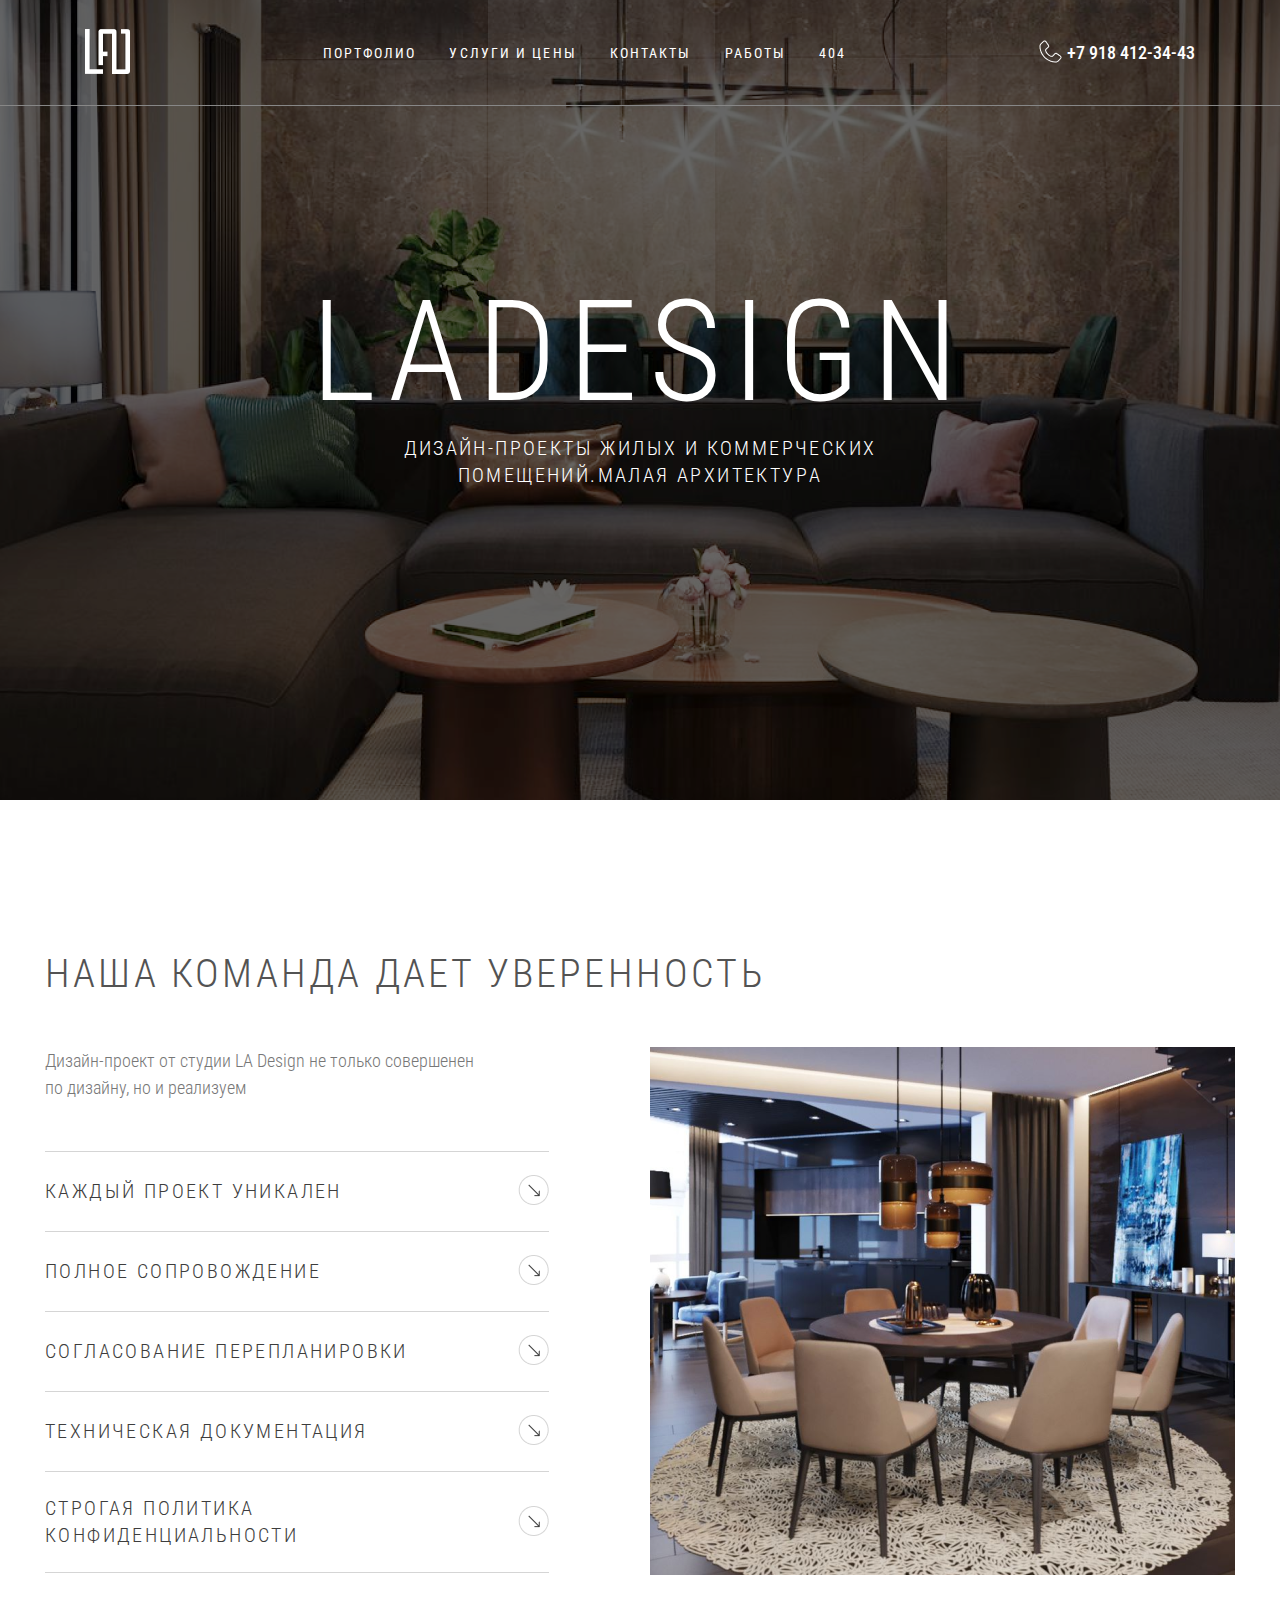
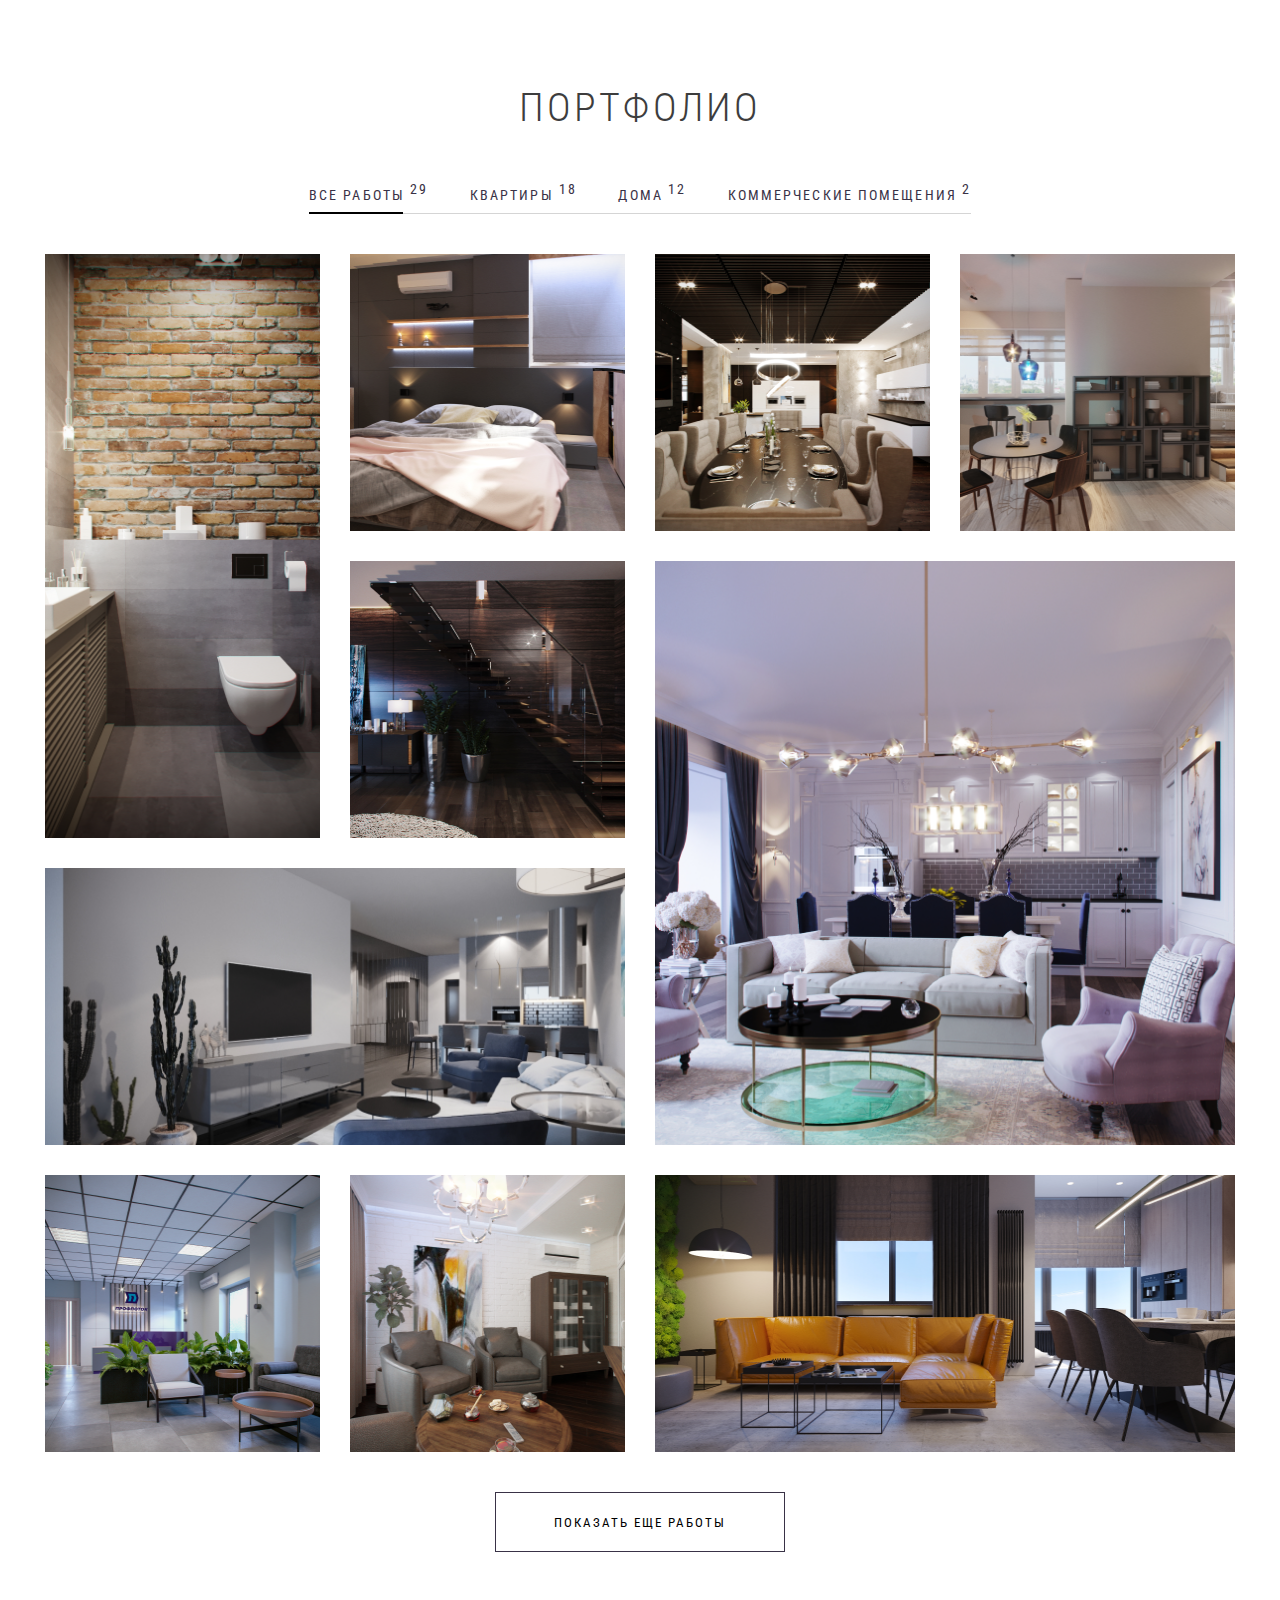
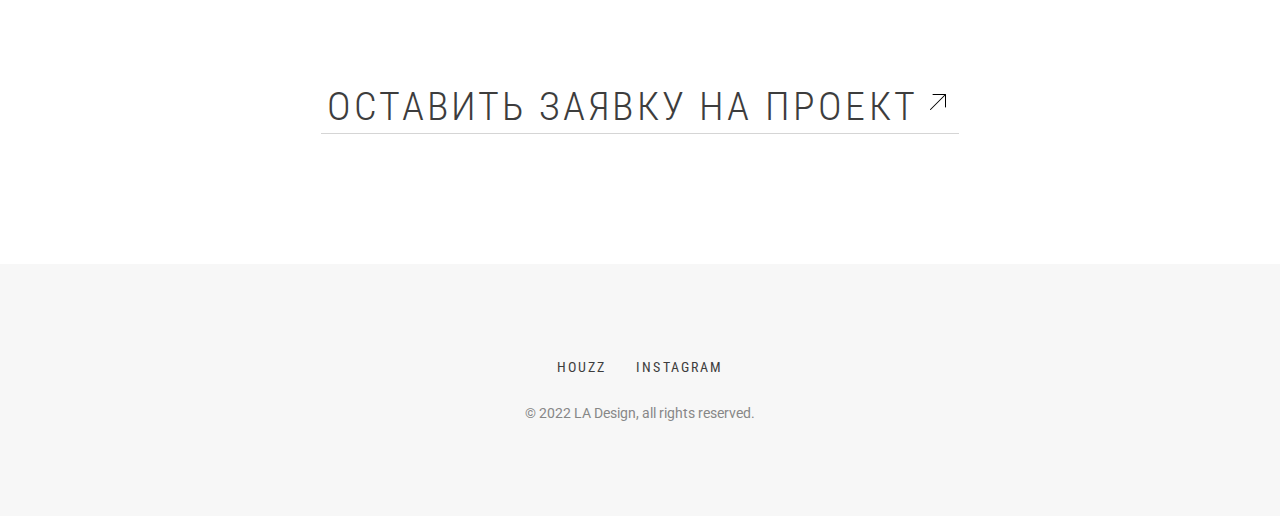
<file: index.html>
<!DOCTYPE html>
<html lang="en">
<head>
    <meta charset="UTF-8">
    <meta name="viewport" content="width=device-width, initial-scale=1.0">
    <title>LaDesign</title>
    <link rel="preconnect" href="https://fonts.googleapis.com">
    <link rel="preconnect" href="https://fonts.gstatic.com" crossorigin>
    <link href="https://fonts.googleapis.com/css2?family=Roboto+Condensed:ital,wght@0,100..900;1,100..900&family=Roboto:wght@300;400&display=swap" rel="stylesheet">    
    <link rel="preconnect" href="https://fonts.gstatic.com" crossorigin>
    <link href="https://fonts.googleapis.com/css2?family=Roboto:wght@300;500&display=swap" rel="stylesheet">
    <link rel="stylesheet" href="/assets/styles/main.css">
    <link rel="stylesheet" href="/assets/styles/home.css">
    <link rel="stylesheet" href="/assets/styles/reset.css">
</head>
<body class="body">
    <div class="background">
        <header class="header">
            <div class="container">
                <div class="header__content">
                    <div class="logo">
                        <a href="/index.html"> <img src="assets/images/logos/logo_w.png" alt=""></a>
                    </div>

                    <nav class="navigation">
                        <a class="navigation__item" href="./pages/portfolio.html">Портфолио</a>
                        <a class="navigation__item" href="./pages/price.html">услуги и цены<a>
                        <a class="navigation__item" href="./pages/contacts.html">контакты</a>
                        <a class="navigation__item" href="./pages/work.html">работы</a>
                        <a class="navigation__item" href="./pages/404.html">404</a>
                    </nav>

                    <div class="header__right">
                        <div class="tel">
                            <div class="tel__image">
                                <a href=""><img src="/assets/images/icons-phon/icon_phon_white.png" alt=""></a>
                            </div>

                            <a href class="tel__number">+7 918 412-34-43</a>
                        </div>

                        <div class="menu">
                            <div class="menu__line"></div>
                            <div class="menu__line"></div>
                            <div class="menu__line"></div>
                        </div>
                    </div>     
                </div>
            </div>
        </header>

        <div class="background__image">
            
        </div>

        <div class="lozung">
            <div class="lozung__title">
                Ladesign
            </div>

            <div class="lozung__description">
                <h1>Дизайн-проекты жилых и коммерческих помещений.Малая архитектурa</h1>
            </div>
        </div>
    </div>

    <main class="main">
        <div class="container">
            <section class="benefits">
                <div class="benefits__title h2">
                    <h2>Наша команда дает уверенность</h2>
                </div>
                
                <div class="benefits__info">
                    <div class="benefits__info-left">
                        <div class="benefits__description">
                            Дизайн-проект от студии LA Design не только совершенен по дизайну, но и реализуем
                        </div>
                        <div class="benefits__info-list">
                            <div class="benefits__item">
                                <div class="benefits__text">Каждый проект уникален</div>
                                <div class="benefits__arrow"><img src="/assets/images/home_page_images/benefits_img/icon/icon_arrow.png" alt=""></div>
                            </div>

                            <div class="benefits__item">
                                <div class="benefits__text">Полное сопровождение</div>
                                <div class="benefits__arrow"><img src="/assets/images/home_page_images/benefits_img/icon/icon_arrow.png" alt=""></div>
                            </div>

                            <div class="benefits__item">
                                <div class="benefits__text">Согласование перепланировки</div>
                                <div class="benefits__arrow"><img src="/assets/images/home_page_images/benefits_img/icon/icon_arrow.png" alt=""></div>
                            </div>

                            <div class="benefits__item">
                                <div class="benefits__text">Техническая документация</div>
                                <div class="benefits__arrow"><img src="/assets/images/home_page_images/benefits_img/icon/icon_arrow.png" alt=""></div>
                            </div>
                            
                            <div class="benefits__item">
                                <div class="benefits__text">Строгая политика <br>конфиденциальности</div>
                                <div class="benefits__arrow"><img src="/assets/images/home_page_images/benefits_img/icon/icon_arrow.png" alt=""></div>
                            </div>
                        </div>
                    </div>

                    <div class="benefits__info-right">
                        <img src="/assets/images/home_page_images/benefits_img/0020002 4.png" alt="">
                    </div>      
                </div>
            </section>

            <section class="portfolio">
                <div class="portfolio__title h2">
                    <h2>Портфолио</h2>
                </div>

                <div class="portfolio__tabs tabs">
                   <div class="tabs__items">
                       <a href="" class="tabs__tab tabs__tab_active">все работы<span>29</span></a>
                       <a href="" class="tabs__tab">квартиры<span>18</span></a>
                       <a href="" class="tabs__tab">дома<span>12</span></a>
                       <a href="" class="tabs__tab">коммерческие помещения<span>2</span></a>
                   </div>

                    <div class="tabs__line">
                        <div class="tabs__black-line"></div>
                    </div>
                </div>

                <div class="portfolio__list list">
                    <div class="list__item item-1x2">
                        <img src="/assets/images/home_page_images/portfolio_images/picture1.png" alt="">

                        <div class="overlay">
                           <p>loft</p>
                           <p>Unique collection</p>
                        </div>
                    </div>

                    <div class="list__item">
                        <img src="/assets/images/home_page_images/portfolio_images/picture2.png" alt="">

                        <div class="overlay">
                            <p>Название в две строки</p>
                            <p>Unique collection</p>
                         </div>
                    </div>

                    <div class="list__item">
                        <img src="/assets/images/home_page_images/portfolio_images/picture3.png" alt="">

                        <div class="overlay">
                            <p>Название в две строки</p>
                            <p>Unique collection</p>
                         </div>
                    </div>

                    <div class="list__item">
                        <img src="/assets/images/home_page_images/portfolio_images/picture4.png" alt="">

                        <div class="overlay">
                            <p>Название в две строки</p>
                            <p>Unique collection</p>
                         </div>
                    </div>

                    <div class="list__item">
                        <img src="/assets/images/home_page_images/portfolio_images/picture5.png" alt="">

                        <div class="overlay">
                            <p>Название в две строки</p>
                            <p>Unique collection</p>
                         </div>
                    </div>

                    <div class="list__item item-2x2">
                        <img src="/assets/images/home_page_images/portfolio_images/picture6.png" alt="">

                        <div class="overlay">
                            <p>Название в две строки</p>
                            <p>Unique collection</p>
                         </div>
                    </div>

                    <div class="list__item item-2x1">
                        <img src="/assets/images/home_page_images/portfolio_images/picture7.png" alt="">

                        <div class="overlay">
                            <p>Название в две строки</p>
                            <p>Unique collection</p>
                         </div>
                    </div>

                    <div class="list__item">
                        <img src="/assets/images/home_page_images/portfolio_images/picture8.png" alt="">

                        <div class="overlay">
                            <p>Название в две строки</p>
                            <p>Unique collection</p>
                         </div>
                    </div>

                    <div class="list__item">
                        <img src="/assets/images/home_page_images/portfolio_images/picture9.png" alt="">

                        <div class="overlay">
                            <p>Название в две строки</p>
                            <p>Unique collection</p>
                         </div>
                    </div>

                    <div class="list__item item-2x1">
                        <img src="/assets/images/home_page_images/portfolio_images/picture10.png" alt="">

                        <div class="overlay">
                            <p>Название в две строки</p>
                            <p>Unique collection</p>
                         </div>
                    </div>
                </div>

                <div class="portfolio__button">
                    <button>Показать еще работы</button>
                </div>
            </section>

            <button class="application-button">
                <span class="application-text h2">оставить заявку на проект</span>
                <span class="application-arrow"><img src="/assets/images/icon-arrow/akar-icons_arrow-up-right.png" alt=""></span> 
            </button>
        </div>
    </main>

    <footer class="footer">
        <div class="container">
            <div class="footer__body">
                <div class="footer__social">
                    <a href="" class="footer__link">houzz</a>
    
                    <div class="text">
                        instagram
                    </div>
                </div>
    
                <div class="footer__copyright">
                    © 2022 LA Design, all rights reserved.
                </div>
            </div>
        </div>
    </footer>v
</body>
</html>
</file>
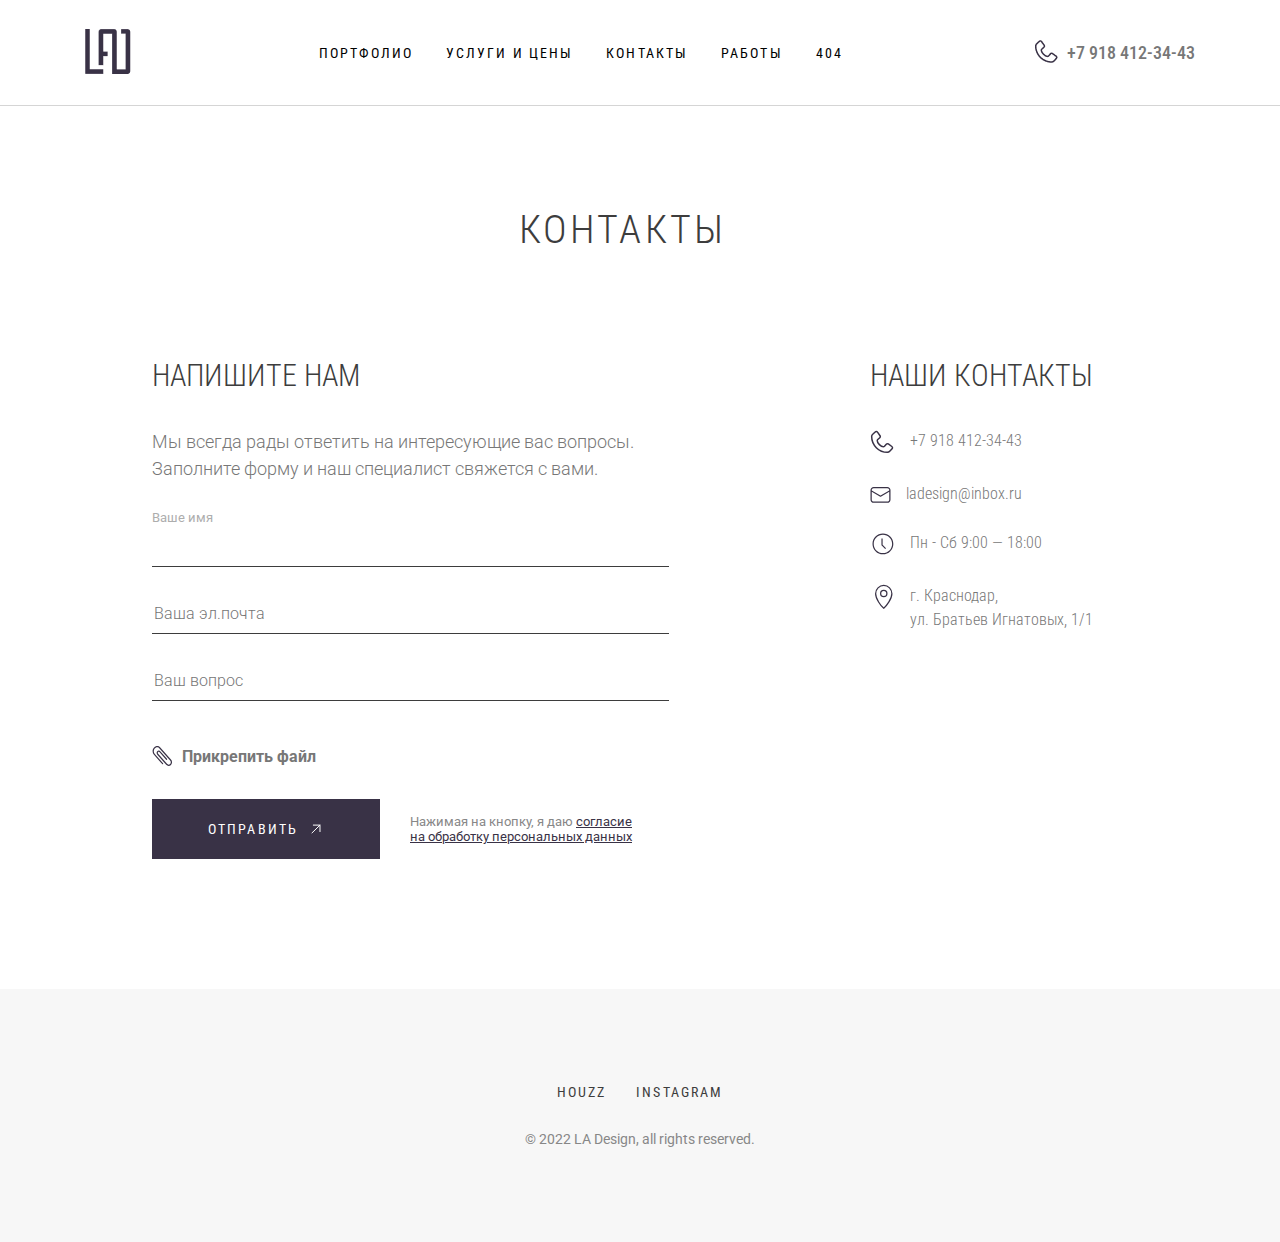
<file: pages/contacts.html>
<!DOCTYPE html>
<html lang="en">
<head>
    <meta charset="UTF-8">
    <meta name="viewport" content="width=device-width, initial-scale=1.0">
    <title>Contacts</title>
    <link rel="preconnect" href="https://fonts.googleapis.com">
    <link rel="preconnect" href="https://fonts.gstatic.com" crossorigin>
    <link href="https://fonts.googleapis.com/css2?family=Roboto+Condensed:ital,wght@0,100..900;1,100..900&family=Roboto:wght@300;400&display=swap" rel="stylesheet">    
    <link rel="preconnect" href="https://fonts.gstatic.com" crossorigin>
    <link href="https://fonts.googleapis.com/css2?family=Roboto:wght@300;500&display=swap" rel="stylesheet">
    <link rel="stylesheet" href="/assets/styles/main.css">
    <link rel="stylesheet" href="/assets/styles/contacts.css">
    <link rel="stylesheet" href="/assets/styles/reset.css">
</head>
<body class="body">
    <header class="header">
        <div class="container">
            <div class="header__content">
                <div class="logo">
                    <a href="../index.html"> <img src="/assets/images/logos/logo_b.png" alt=""></a>
                </div>

                <nav class="navigation">
                    <a class="navigation__item" href="portfolio.html">Портфолио</a>
                    <a class="navigation__item" href="price.html">услуги и цены<a>
                    <a class="navigation__item" href="contacts.html">контакты</a>
                    <a class="navigation__item" href="work.html">работы</a>
                    <a class="navigation__item" href="404.html">404</a>

                </nav>

                <div class="header__right">
                    <div class="tel">
                        <div class="tel__image">
                            <a href=""><img src="/assets/images/icons-phon/icon_phon_black.png" alt=""></a>
                        </div>

                        <a href class="tel__number">+7 918 412-34-43</a>
                    </div>

                    <div class="menu">
                        <div class="menu__line"></div>
                        <div class="menu__line"></div>
                        <div class="menu__line"></div>
                    </div>
                </div>     
            </div>
        </div>
    </header>

    <main class="main">
        <div class="container">
            <section class="contacts">
                <div class="contacts__title h2">
                    <h1>Контакты</h1>
                </div>
                
                <div class="contacts__content">
                    <div class="contacts__left">
                        <div class="contacts__left-title title">
                            <h2>Напишите нам</h2>
                        </div>

                        <div class="contacts__left-description">
                            Мы всегда рады ответить на интересующие  вас вопросы. Заполните форму и наш специалист свяжется с вами.
                        </div>

                        <form action="" class="contacts__form-left form">
                            <div class="form__lines">
                                <div class="form__line">
                                    <label for="name" class="form__line-title">Ваше имя</label>
                                    <input type="text" name ="name" id="name">
                                </div>
                                <div class="form__line">
                                    <input type="text" name = "e-mail" placeholder="Ваша эл.почта">
                                </div>
                                <div class="form__line">
                                    <input type="text" name="question" placeholder="Ваш вопрос">
                                </div>
                            </div>
                           
                            <div class="form__attachfile">
                                <div class="form__attachfile-icon"><img src="../assets/images/contacts_page_icons/Vector.svg" alt=""></div>
                                <div class="form__attachfile-text">Прикрепить файл</div>
                            </div>

                            <div class="form__consent">
                                <button type="submit" class="form__consent-button button">
                                    <div class="button__body">
                                        <span class="form__button-text">Отправить</span>
                                        <img src="/assets/images/contacts_page_icons/akar-icons_arrow-up-right.svg" alt="">
                                    </div>
                                </button>

                                <div class="form__consent-text">
                                    Нажимая на кнопку, я даю <span>согласие на обработку персональных данных</span>
                                </div>
                            </div>
                        </form>
                    </div>

                    <div class="contacts__right">
                        <div class="contacts__right__title title">
                            Наши контакты
                        </div>

                        <div class="contacts__right-items">

                            <div class="contacts__right-column">
                                <div class="contacts__right-item">
                                    <div class="contacts__right-icon"><img src="../assets/images/contacts_page_icons/icon_phon.svg" alt=""></div>
                                    <div class="contacts__right-text">+7 918 412-34-43</div>
                                </div>
                                <div class="contacts__right-item contacts__right-item_end">
                                    <div class="contacts__right-icon"><img src="../assets/images/contacts_page_icons/Vector (1).svg" alt=""></div>
                                    <div class="contacts__right-text">ladesign@inbox.ru</div>
                                </div>
                            </div>
                            
                            <div class="contacts__right-column" style>
                                <div class="contacts__right-item">
                                    <div class="contacts__right-icon"><img src="../assets/images/contacts_page_icons/Icon_clock.svg" alt=""></div>
                                    <div class="contacts__right-text">Пн - Сб 9:00 — 18:00</div>
                                </div>
                                <div class="contacts__right-item">
                                    <div class="contacts__right-icon"><img src="../assets/images/contacts_page_icons/icon_location.svg" alt=""></div>
                                    <div class="contacts__right-text">г. Краснодар,<br>ул. Братьев Игнатовых, 1/1</div>
                                </div>
                            </div>
                        </div>
                    </div>
                </div>
            </section>
        </div>
    </main>

    <footer class="footer">
        <div class="container">
            <div class="footer__body">
                <div class="footer__social">
                    <a href="" class="footer__link">houzz</a>
    
                    <div class="text">
                        instagram
                    </div>
                </div>
    
                <div class="footer__copyright">
                    © 2022 LA Design, all rights reserved.
                </div>
            </div>
        </div>
    </footer>
</body>
</html>
</file>
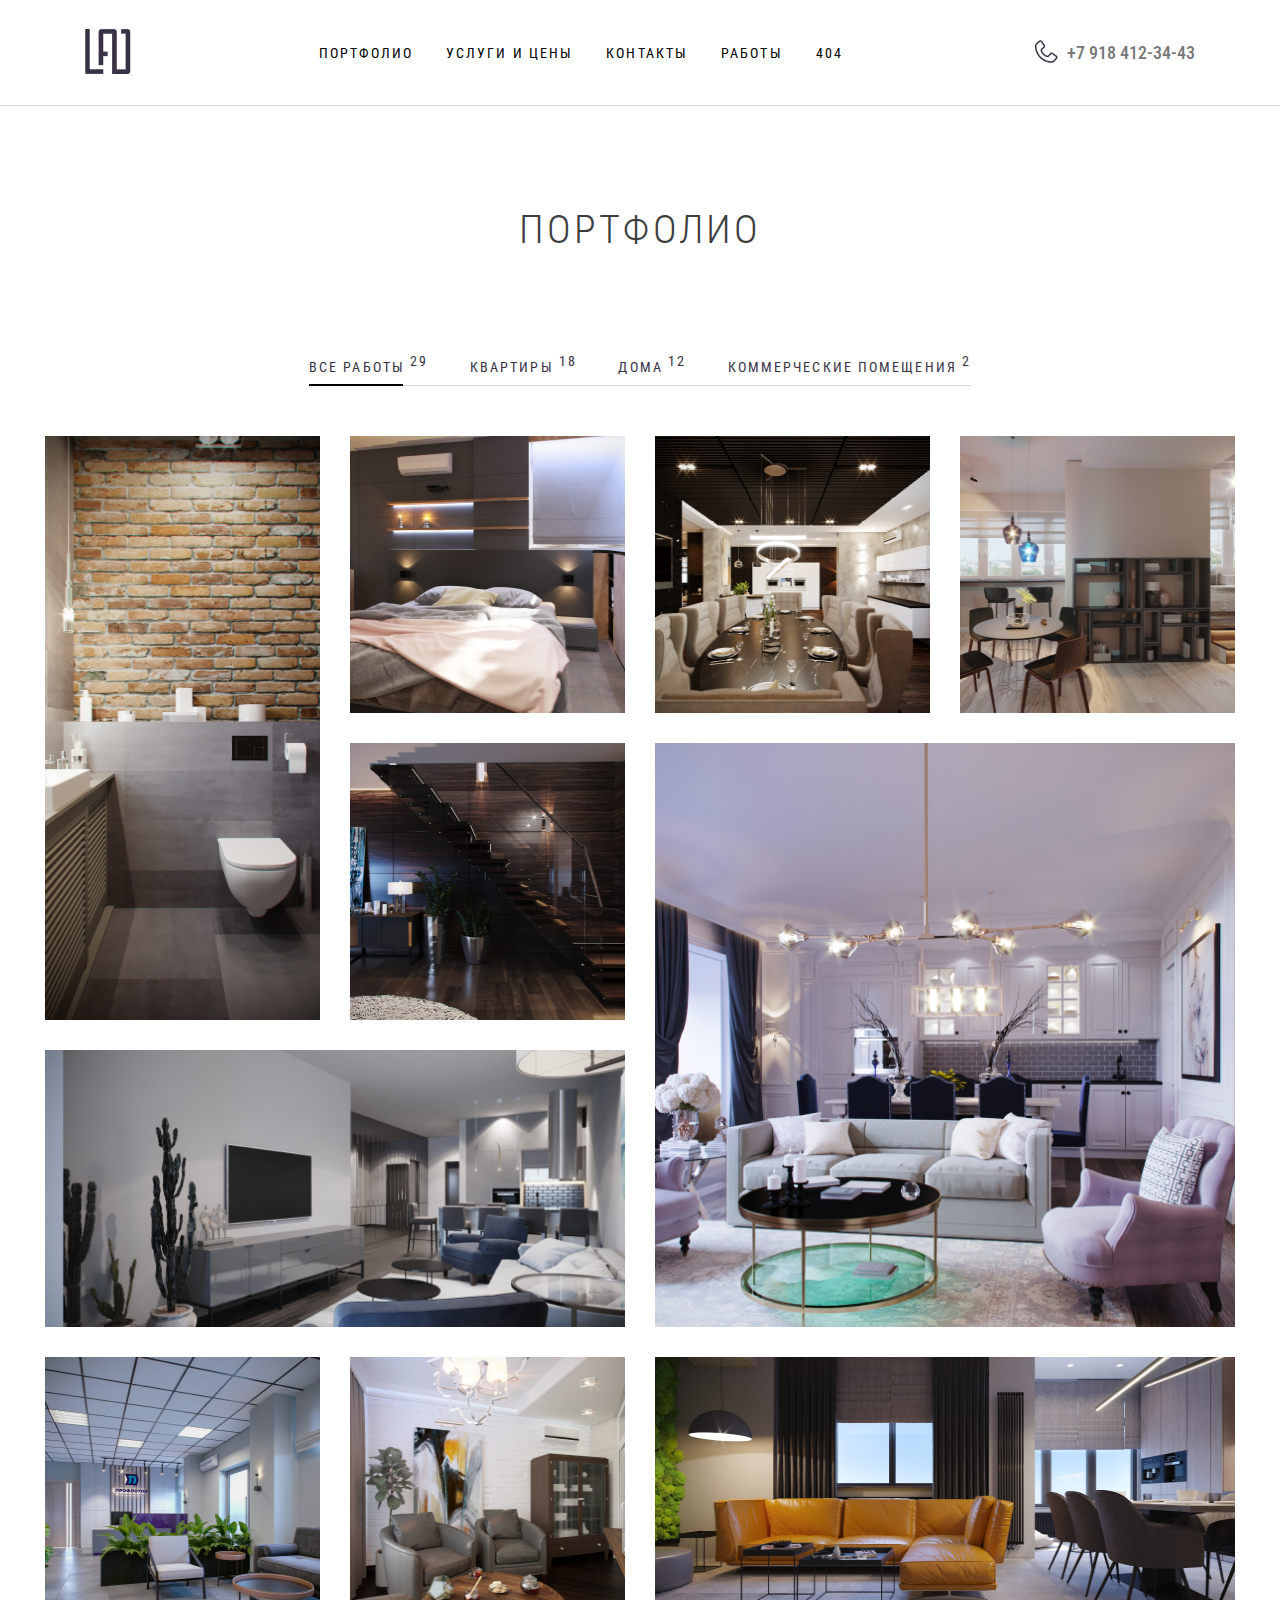
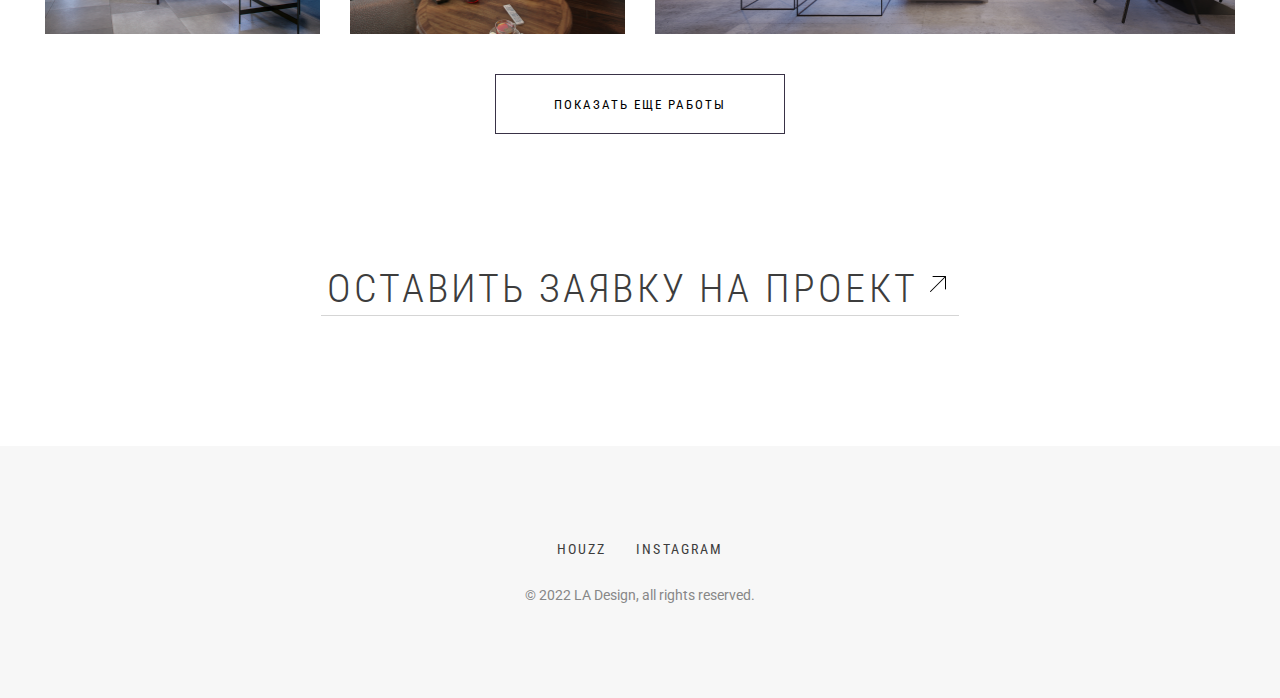
<file: pages/portfolio.html>
<!DOCTYPE html>
<html lang="en">
<head>
    <meta charset="UTF-8">
    <meta name="viewport" content="width=device-width, initial-scale=1.0">
    <title>Portfolio</title>
    <link rel="preconnect" href="https://fonts.googleapis.com">
    <link rel="preconnect" href="https://fonts.gstatic.com" crossorigin>
    <link href="https://fonts.googleapis.com/css2?family=Roboto+Condensed:ital,wght@0,100..900;1,100..900&family=Roboto:wght@300;400&display=swap" rel="stylesheet">    
    <link rel="preconnect" href="https://fonts.gstatic.com" crossorigin>
    <link href="https://fonts.googleapis.com/css2?family=Roboto:wght@300;500&display=swap" rel="stylesheet">
    <link rel="stylesheet" href="/assets/styles/main.css">
    <link rel="stylesheet" href="/assets/styles/portfolio.css">
    <link rel="stylesheet" href="/assets/styles/reset.css">
</head>
<body class="body">
    <header class="header">
        <div class="container">
            <div class="header__content">
                <div class="logo">
                    <a href="../index.html"> <img src="/assets/images/logos/logo_b.png" alt=""></a>
                </div>

                <nav class="navigation">
                    <a class="navigation__item" href="portfolio.html">Портфолио</a>
                    <a class="navigation__item" href="price.html">услуги и цены<a>
                    <a class="navigation__item" href="contacts.html">контакты</a>
                    <a class="navigation__item" href="work.html">работы</a>
                    <a class="navigation__item" href="404.html">404</a>

                </nav>

                <div class="header__right">
                    <div class="tel">
                        <div class="tel__image">
                            <a href=""><img src="/assets/images/icons-phon/icon_phon_black.png" alt=""></a>
                        </div>

                        <a href class="tel__number">+7 918 412-34-43</a>
                    </div>

                    <div class="menu">
                        <div class="menu__line"></div>
                        <div class="menu__line"></div>
                        <div class="menu__line"></div>
                    </div>
                </div>     
            </div>
        </div>
    </header>

    <main class="main">
        <div class="container">
            <section class="portfolio">
                <div class="portfolio__title h2">
                    <h1>Портфолио</h1>
                </div>

                <div class="portfolio__tabs tabs">
                   <div class="tabs__items">
                       <a href="" class="tabs__tab tabs__tab_active">все работы<span>29</span></a>
                       <a href="" class="tabs__tab">квартиры<span>18</span></a>
                       <a href="" class="tabs__tab">дома<span>12</span></a>
                       <a href="" class="tabs__tab">коммерческие помещения<span>2</span></a>
                   </div>

                    <div class="tabs__line">
                        <div class="tabs__black-line"></div>
                    </div>
                </div>

                <div class="portfolio__list list">
                    <div class="list__item item-1x2">
                        <img src="/assets/images/home_page_images/portfolio_images/picture1.png" alt="">

                        <div class="overlay">
                           <p>loft</p>
                           <p>Unique collection</p>
                        </div>
                    </div>

                    <div class="list__item">
                        <img src="/assets/images/home_page_images/portfolio_images/picture2.png" alt="">

                        <div class="overlay">
                            <p>Название в две строки</p>
                            <p>Unique collection</p>
                         </div>
                    </div>

                    <div class="list__item">
                        <img src="/assets/images/home_page_images/portfolio_images/picture3.png" alt="">

                        <div class="overlay">
                            <p>Название в две строки</p>
                            <p>Unique collection</p>
                         </div>
                    </div>

                    <div class="list__item">
                        <img src="/assets/images/home_page_images/portfolio_images/picture4.png" alt="">

                        <div class="overlay">
                            <p>Название в две строки</p>
                            <p>Unique collection</p>
                         </div>
                    </div>

                    <div class="list__item">
                        <img src="/assets/images/home_page_images/portfolio_images/picture5.png" alt="">
                        
                        <div class="overlay">
                            <p>Название в две строки</p>
                            <p>Unique collection</p>
                         </div>
                    </div>

                    <div class="list__item item-2x2">
                        <img src="/assets/images/home_page_images/portfolio_images/picture6.png" alt="">

                        <div class="overlay">
                            <p>Название в две строки</p>
                            <p>Unique collection</p>
                         </div>
                    </div>

                    <div class="list__item item-2x1">
                        <img src="/assets/images/home_page_images/portfolio_images/picture7.png" alt="">

                        <div class="overlay">
                            <p>Название в две строки</p>
                            <p>Unique collection</p>
                         </div>
                    </div>

                    <div class="list__item">
                        <img src="/assets/images/home_page_images/portfolio_images/picture8.png" alt="">

                        <div class="overlay">
                            <p>Название в две строки</p>
                            <p>Unique collection</p>
                         </div>
                    </div>

                    <div class="list__item">
                        <img src="/assets/images/home_page_images/portfolio_images/picture9.png" alt="">

                        <div class="overlay">
                            <p>Название в две строки</p>
                            <p>Unique collection</p>
                         </div>
                    </div>

                    <div class="list__item item-2x1">
                        <img src="/assets/images/home_page_images/portfolio_images/picture10.png" alt="">

                        <div class="overlay">
                            <p>Название в две строки</p>
                            <p>Unique collection</p>
                         </div>
                    </div>
                </div>
                
                <div class="portfolio__button">
                    <button>Показать еще работы</button>
                </div>
            </section>

            <button class="application-button">
                <span class="application-text h2">оставить заявку на проект</span>
                <span class="application-arrow"><img src="/assets/images/icon-arrow/akar-icons_arrow-up-right.png" alt=""></span> 
            </button>
        </div>
    </main>

    <footer class="footer">
        <div class="container">
            <div class="footer__body">
                <div class="footer__social">
                    <a href="" class="footer__link">houzz</a>
    
                    <div class="text">
                        instagram
                    </div>
                </div>
    
                <div class="footer__copyright">
                    © 2022 LA Design, all rights reserved.
                </div>
            </div>
        </div>
    </footer>
</body>
</html>
</file>
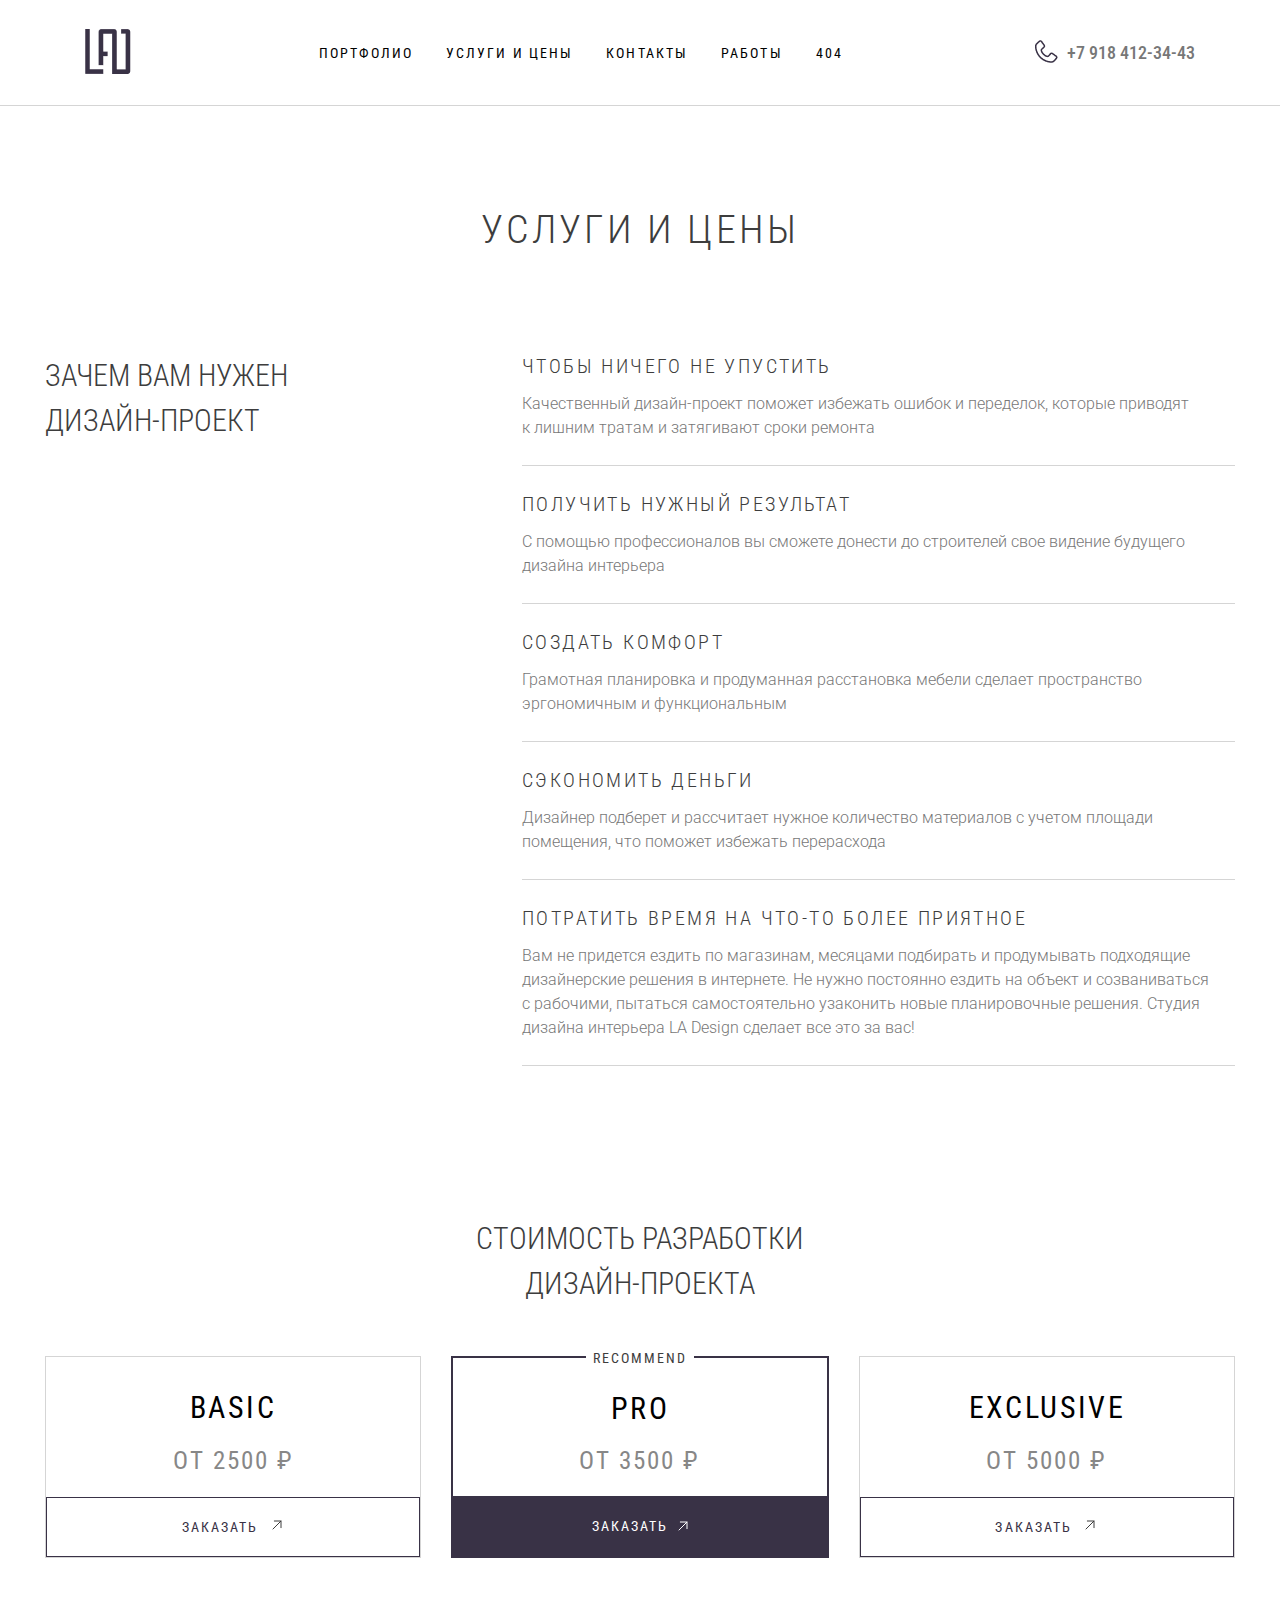
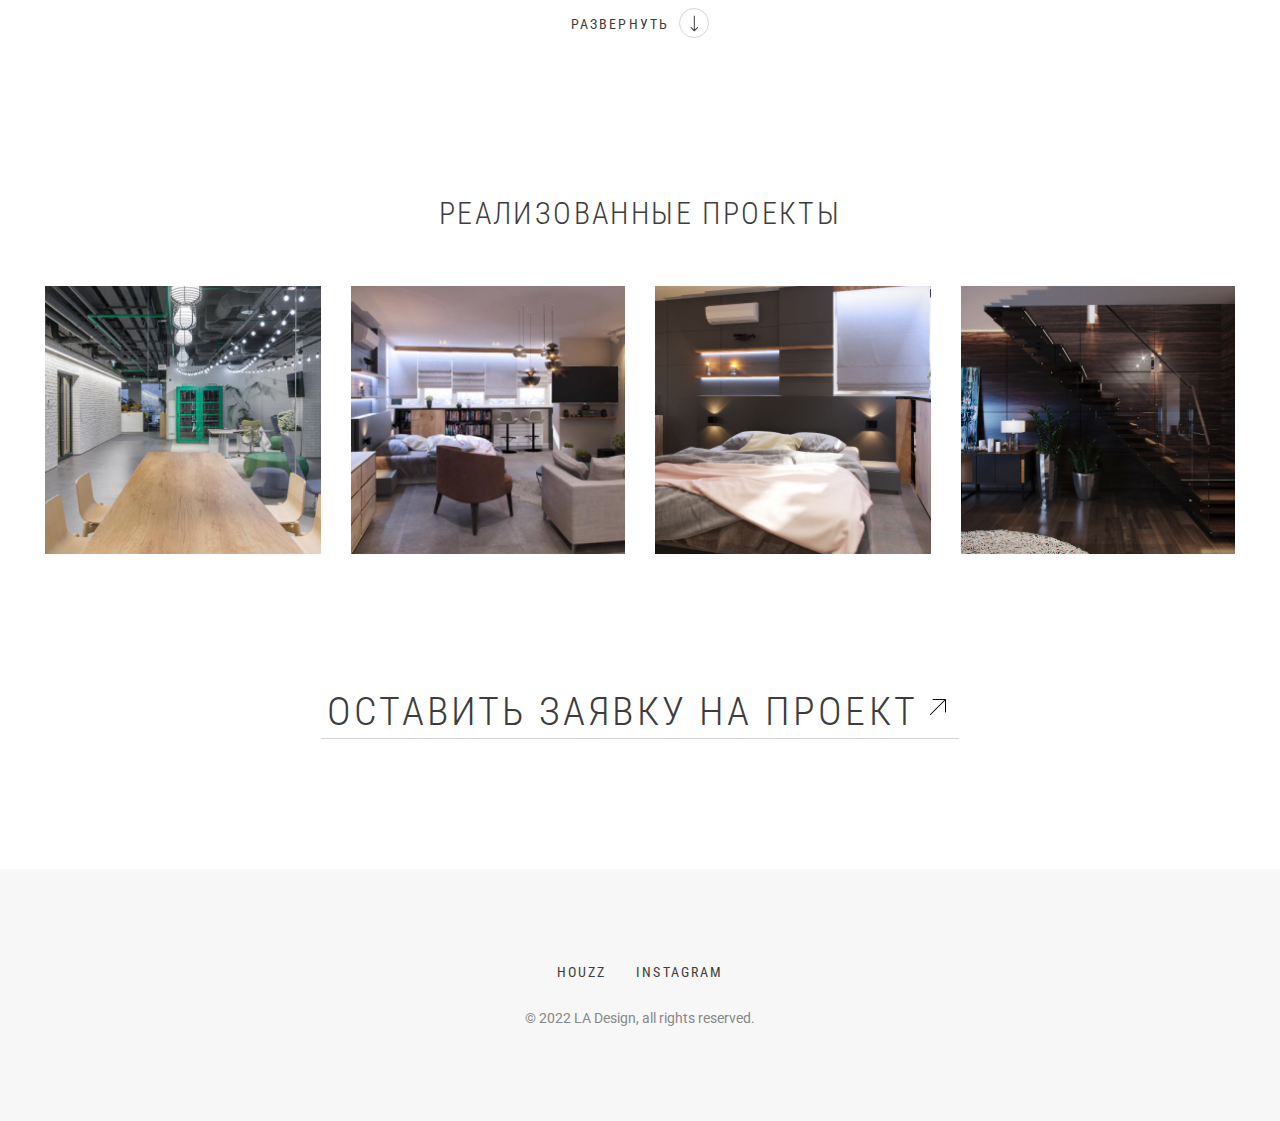
<file: pages/price.html>
<!DOCTYPE html>
<html lang="en">
<head>
    <meta charset="UTF-8">
    <meta name="viewport" content="width=device-width, initial-scale=1.0">
    <title>Price</title>
    <link rel="preconnect" href="https://fonts.googleapis.com">
    <link rel="preconnect" href="https://fonts.gstatic.com" crossorigin>
    <link href="https://fonts.googleapis.com/css2?family=Roboto+Condensed:ital,wght@0,100..900;1,100..900&family=Roboto:wght@300;400&display=swap" rel="stylesheet">    
    <link rel="preconnect" href="https://fonts.gstatic.com" crossorigin>
    <link href="https://fonts.googleapis.com/css2?family=Roboto:wght@300;500&display=swap" rel="stylesheet">
    <link rel="stylesheet" href="/assets/styles/main.css">
    <link rel="stylesheet" href="/assets/styles/price.css">
    <link rel="stylesheet" href="/assets/styles/reset.css">
</head>
<body class="body">
    <header class="header">
        <div class="container">
            <div class="header__content">
                <div class="logo">
                    <a href="../index.html"> <img src="/assets/images/logos/logo_b.png" alt=""></a>
                </div>

                <nav class="navigation">
                    <a class="navigation__item" href="portfolio.html">Портфолио</a>
                    <a class="navigation__item" href="price.html">услуги и цены<a>
                    <a class="navigation__item" href="contacts.html">контакты</a>
                    <a class="navigation__item" href="work.html">работы</a>
                    <a class="navigation__item" href="404.html">404</a>
                </nav>

                <div class="header__right">
                    <div class="tel">
                        <div class="tel__image">
                            <a href=""><img src="/assets/images/icons-phon/icon_phon_black.png" alt=""></a>
                        </div>

                        <a href class="tel__number">+7 918 412-34-43</a>
                    </div>

                    <div class="menu">
                        <div class="menu__line"></div>
                        <div class="menu__line"></div>
                        <div class="menu__line"></div>
                    </div>
                </div>     
            </div>
        </div>
    </header>

    <main class="main">
            <div class="container">
                <div class="price-title h2">
                    <h1>услуги и цены</h1>
                </div>

                <section class="why-design-project">
                    <div class="why-design-project__title title"><h2>Зачем вам нужен дизайн-проект</h2></div>
                    <div class="why-design-project__info">
                        <div class="why-design-project__items">
                            <div class="why-design-project__item">
                                <div class="why-design-project__item-title">
                                    <h3>Чтобы ничего не упустить</h3>
                                </div>

                                <div class="why-design-project__text">
                                    Качественный дизайн-проект поможет избежать ошибок и переделок, которые приводят к лишним тратам и затягивают сроки ремонта
                                </div>
                            </div>

                            <div class="why-design-project__item">
                                <div class="why-design-project__item-title">
                                    <h3>Получить нужный результат</h3>
                                </div>

                                <div class="why-design-project__text">
                                    <h3>С помощью профессионалов вы сможете донести до строителей свое видение будущего дизайна интерьера</h3>
                                </div>
                            </div>

                            <div class="why-design-project__item">
                                <div class="why-design-project__item-title">
                                    <h3>Создать комфорт</h3>
                                </div>

                                <div class="why-design-project__text">
                                    Грамотная планировка и продуманная расстановка мебели сделает пространство эргономичным и функциональным
                                </div>
                            </div>

                            <div class="why-design-project__item">
                                <div class="why-design-project__item-title">
                                    <h3>Сэкономить деньги</h3>
                                </div>

                                <div class="why-design-project__text">
                                    Дизайнер подберет и рассчитает нужное количество материалов с учетом площади помещения, что поможет избежать перерасхода
                                </div>
                            </div>

                            <div class="why-design-project__item">
                                <div class="why-design-project__item-title">
                                    <h3>Потратить время на что-то более приятное</h3>
                                </div>

                                <div class="why-design-project__text">
                                    Вам не придется ездить по магазинам, месяцами подбирать и продумывать подходящие дизайнерские решения в интернете. Не нужно постоянно ездить на объект и созваниваться с рабочими, пытаться самостоятельно узаконить новые планировочные решения. Студия дизайна интерьера LА Design сделает все это за вас!
                                </div>
                            </div>
                        </div>
                    </div>
                </section>

                <section class="price-list">
                    <div class="price-list__title title">
                        <h2>СТОИМОСТЬ РАЗРАБОТКИ ДИЗАЙН-ПРОЕКТА</h2>
                    </div>

                    <div class="price-list__items">
                        <div class="price-list__item">
                            <div class="price-list__tariff">basic</div>
                            <div class="price-list__cost">от 2500 ₽</div>

                            <div class="price-list__button">
                                <div class="price-list__button-text">Заказать</div>
                                <div class="price-list__button-arrow"><img src="../assets/images/icon-arrow/akar-icons_arrow-up-right.svg" alt=""></div>

                                <div class="price-list__button-text-mobile">развернуть</div>
                                <div class="price-list__button-arrow-mobile"><img src="../assets/images/icon-arrow/icon_down.svg" alt=""></div>
                            </div>
                        </div>

                        <div class="price-list__item price-list__item_active">
                            <div class="price__list__text">recommend</div>
                            <div class="price-list__tariff">pro</div>
                            <div class="price-list__cost">от 3500 ₽</div>
                            
                            <div class="price-list__button price-list__button_active">
                                <div class="price-list__button-text price-list__button-text_active">Заказать</div>
                                <div class="price-list__button-arrow"><img src="../assets/images/icon-arrow/Group.svg" alt=""></div>

                                <div class="price-list__button-text-mobile">развернуть</div>
                                <div class="price-list__button-arrow-mobile"><img src="../assets/images/icon-arrow/icon_down.svg" alt=""></div>
                            </div>
                        </div>

                        <div class="price-list__item">
                            <div class="price-list__tariff">exclusive</div>
                            <div class="price-list__cost">от 5000 ₽</div>

                            <div class="price-list__button">
                                <div class="price-list__button-text">Заказать</div>
                                <div class="price-list__button-arrow"><img src="../assets/images/icon-arrow/akar-icons_arrow-up-right.svg" alt=""></div>

                                <div class="price-list__button-text-mobile">развернуть</div>
                                <div class="price-list__button-arrow-mobile"><img src="../assets/images/icon-arrow/icon_down.svg" alt=""></div>
                            </div>
                        </div>
                    </div>

                    <div class="price-list__button-expand">
                        <div class="price-list__button-expand__text">развернуть</div>
                        <div class="price-list__button-expand__arrow"><img src="../assets/images/icon-arrow/icon_down.svg" alt=""></div>
                    </div>
                </section>

                <section class="completed-projects">
                    <div class="completed-projects__title title">
                        <h2>реализованные проекты</h2>
                    </div>

                    <div class="completed-projects__images">
                        <div class="completed-projects__img">
                            <img src="../assets/images/work_page_images/completed-projects_images/image1.png" alt="">
                        </div>

                        <div class="completed-projects__img">
                            <img src="../assets/images/work_page_images/completed-projects_images/image2.png" alt="">
                        </div>

                        <div class="completed-projects__img">
                            <img src="../assets/images/work_page_images/completed-projects_images/image3.png" alt="">
                        </div>

                        <div class="completed-projects__img">
                            <img src="../assets/images/work_page_images/completed-projects_images/image4.png" alt="">
                        </div>
                    </div>

                    <div class="completed-projects__line">
                        <div class="completed-projects__black-line">
    
                        </div>
                    </div>
                </section>

                <button class="application-button">
                    <span class="application-text h2">оставить заявку на проект</span>
                    <span class="application-arrow"><img src="/assets/images/icon-arrow/akar-icons_arrow-up-right.png" alt=""></span> 
                </button>
            </div>
    </main>

    <footer class="footer">
        <div class="container">
            <div class="footer__body">
                <div class="footer__social">
                    <a href="" class="footer__link">houzz</a>
    
                    <div class="text">
                        instagram
                    </div>
                </div>
    
                <div class="footer__copyright">
                    © 2022 LA Design, all rights reserved.
                </div>
            </div>
        </div>
    </footer>
</body>
</html>
</file>
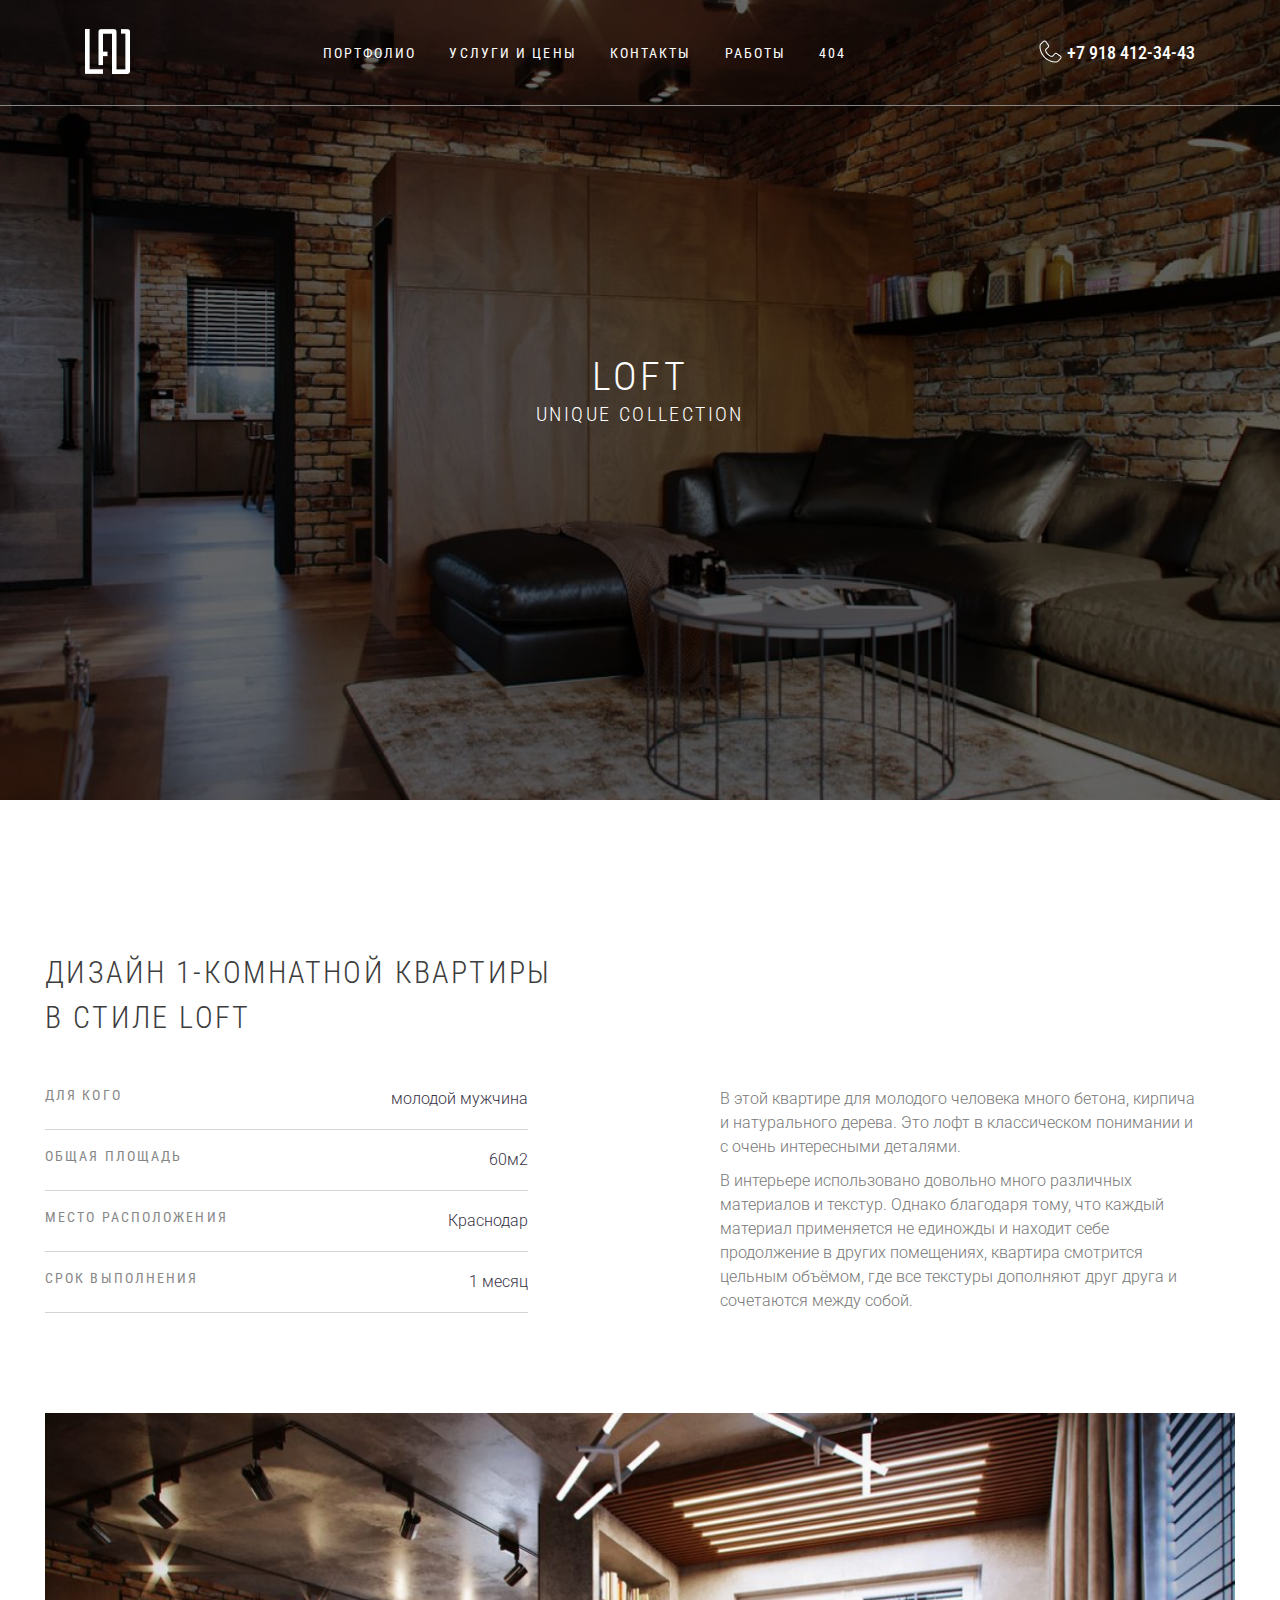
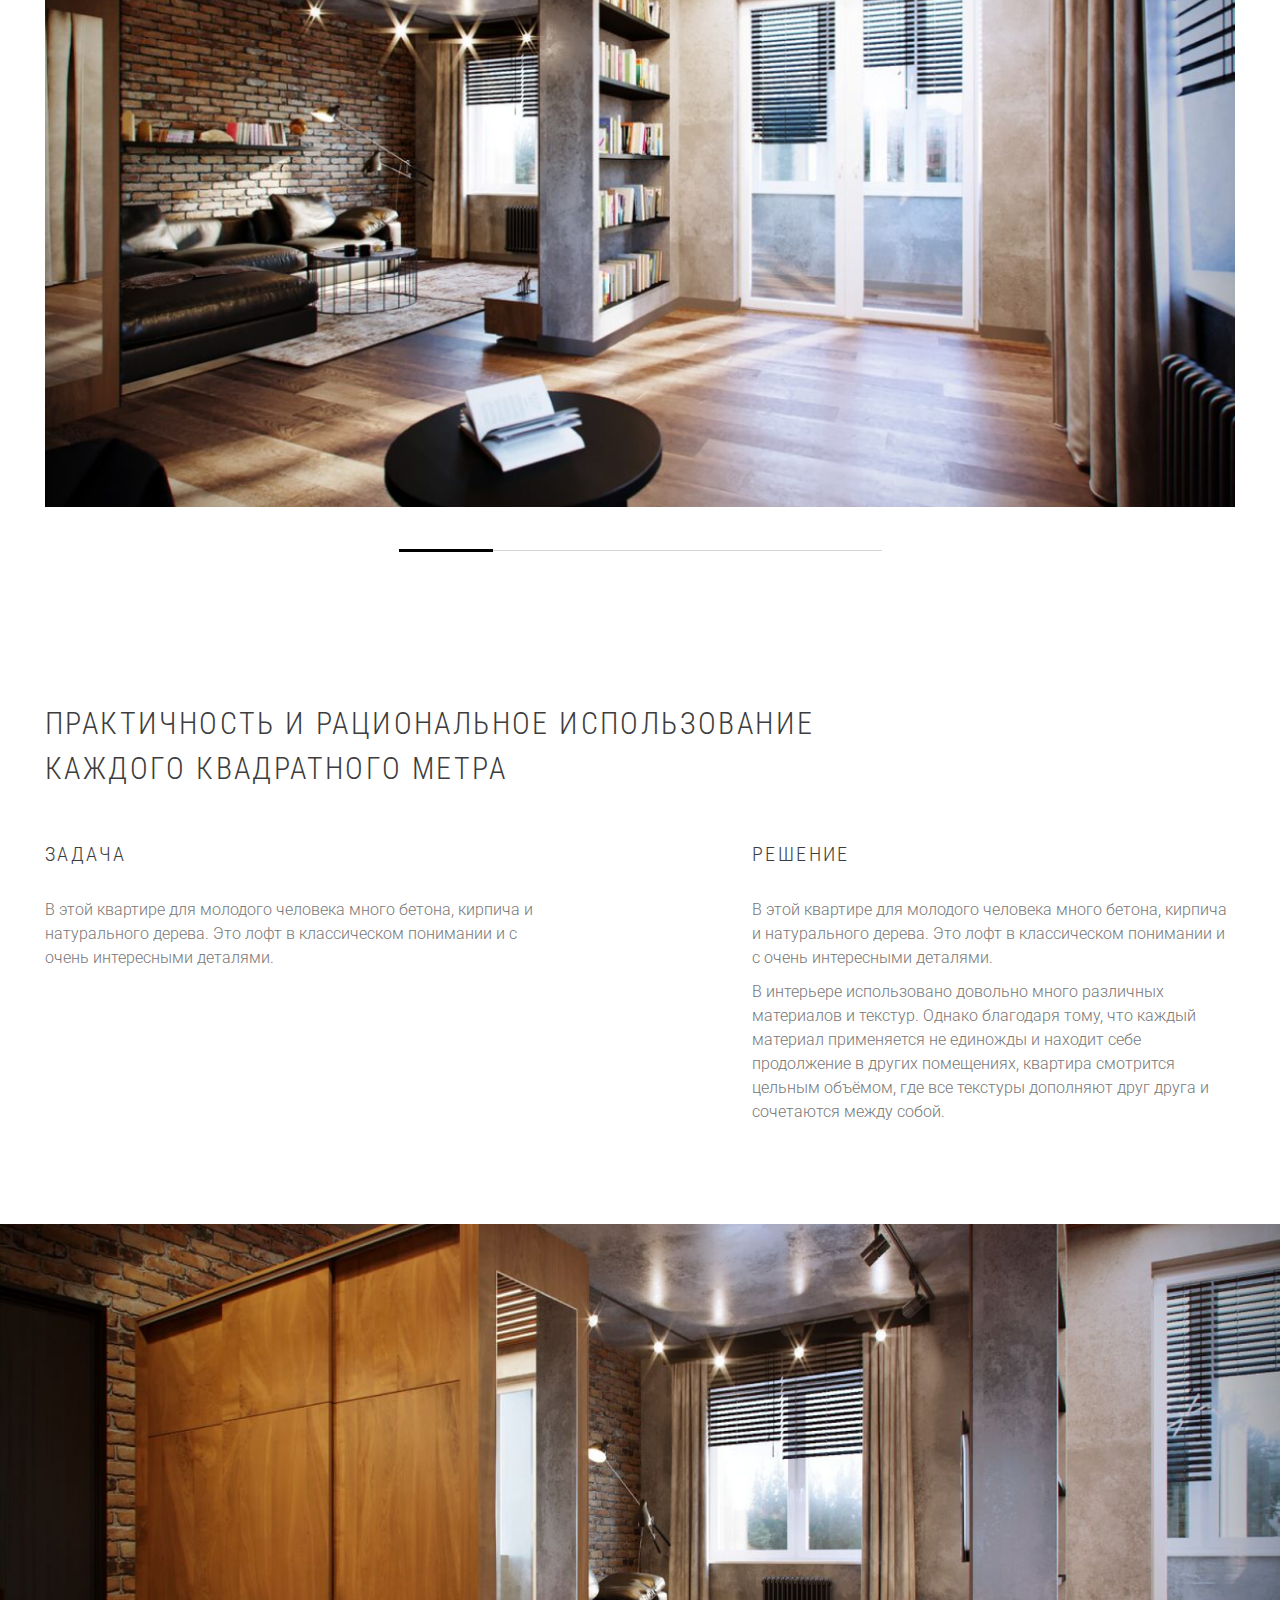
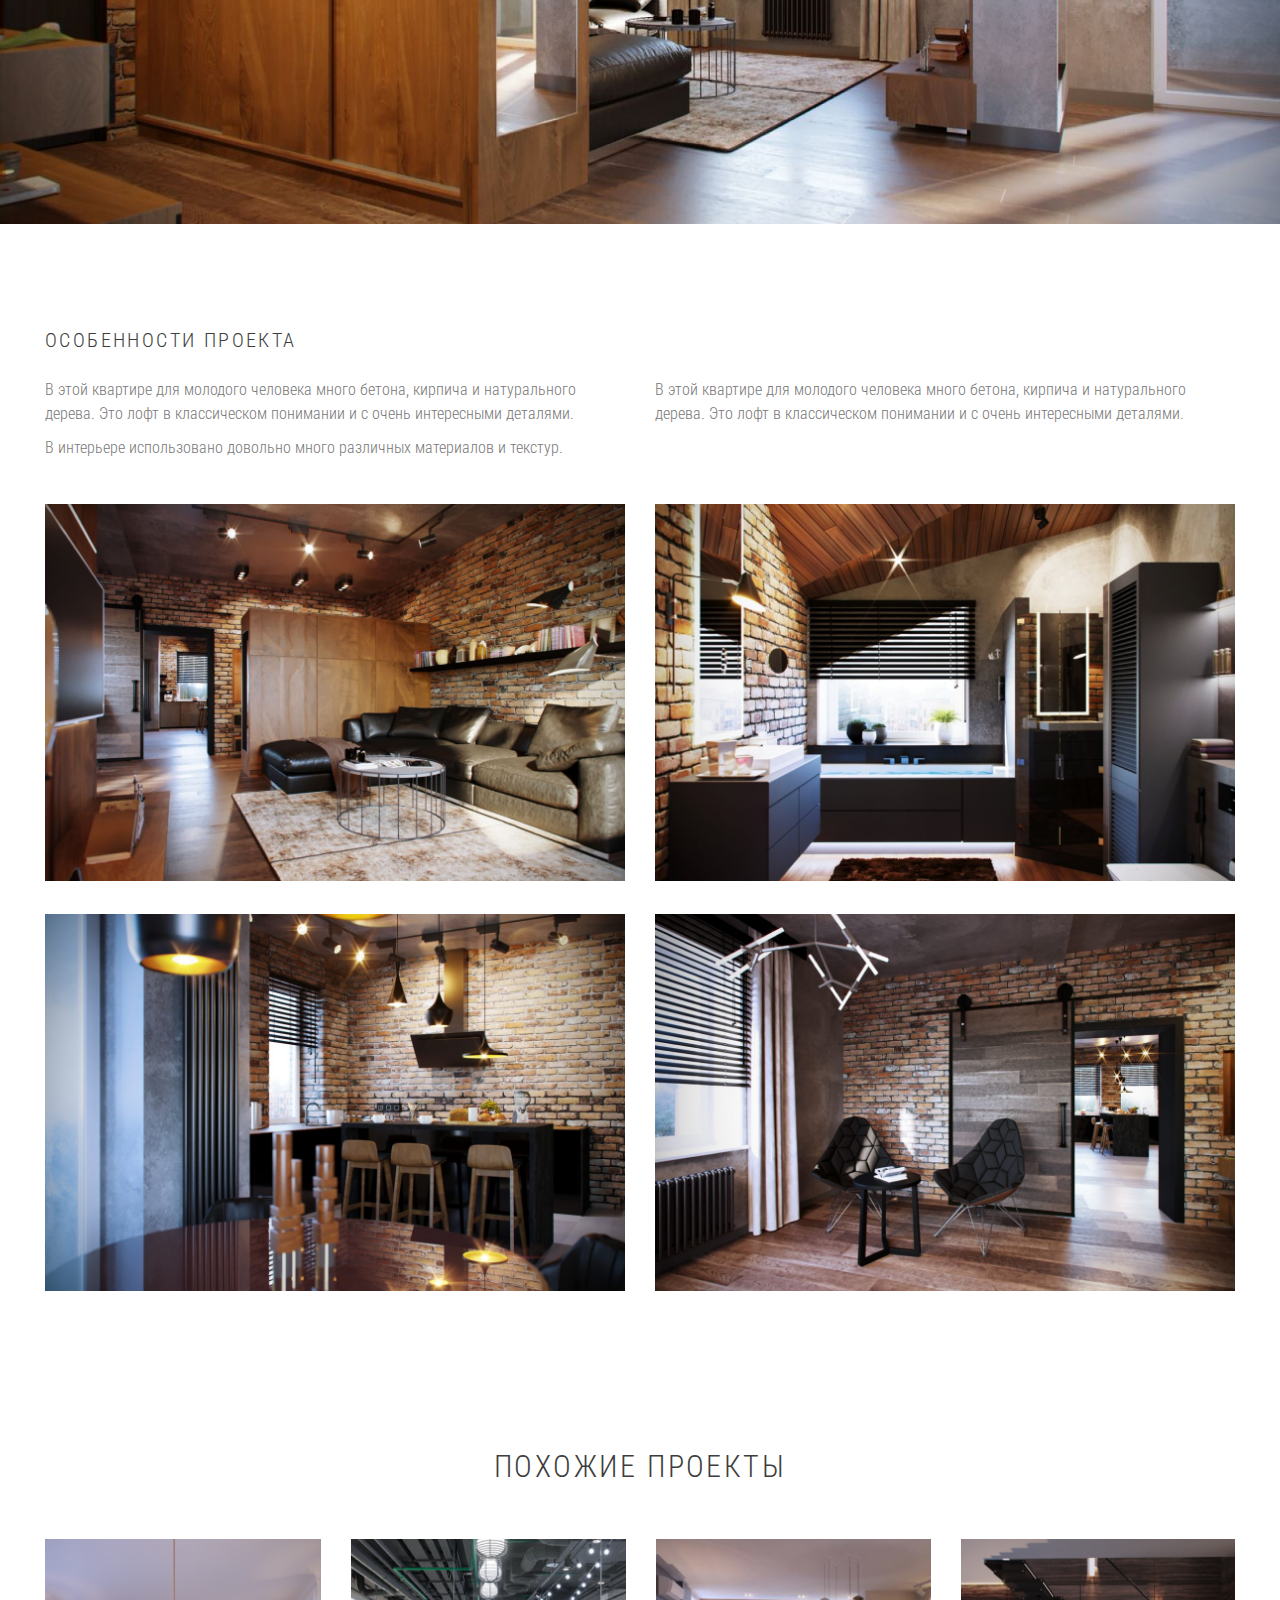
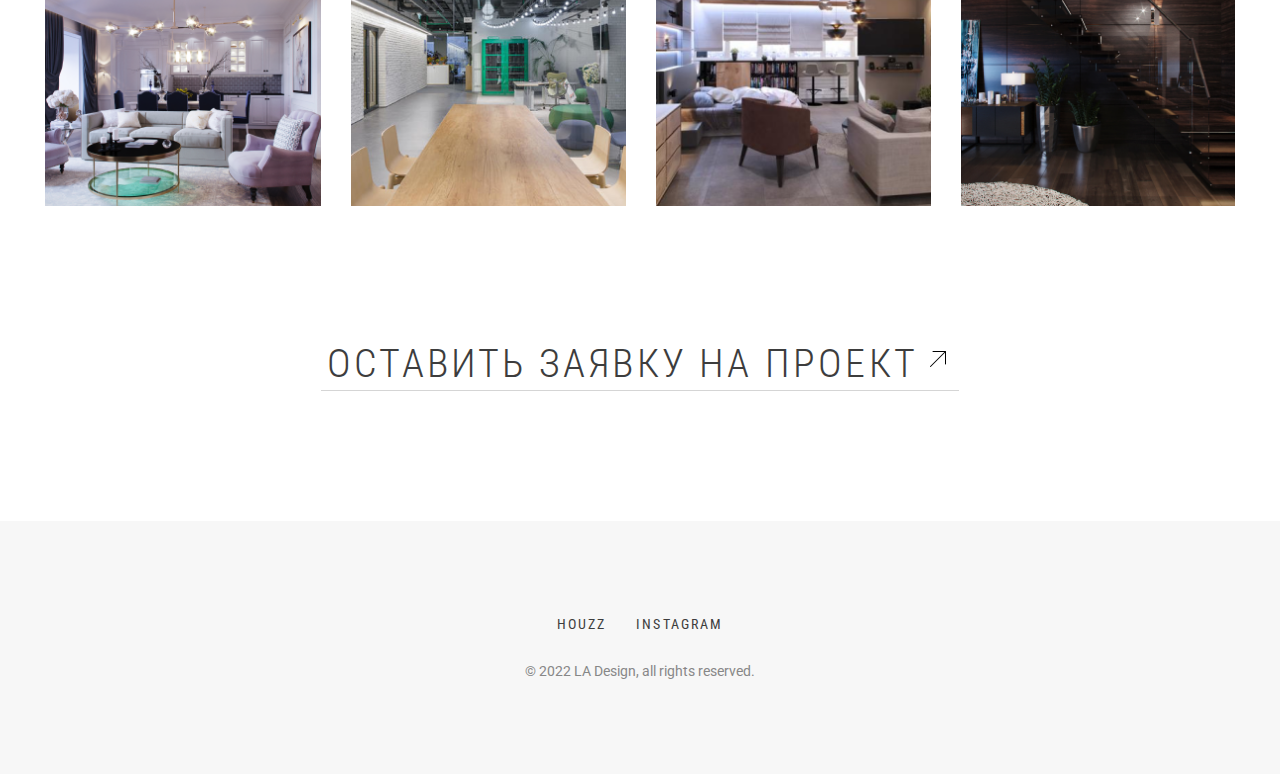
<file: pages/work.html>
<!DOCTYPE html>
<html lang="en">
<head>
    <meta charset="UTF-8">
    <meta name="viewport" content="width=device-width, initial-scale=1.0">
    <title>Work</title>
    <link rel="preconnect" href="https://fonts.googleapis.com">
    <link rel="preconnect" href="https://fonts.gstatic.com" crossorigin>
    <link href="https://fonts.googleapis.com/css2?family=Roboto+Condensed:ital,wght@0,100..900;1,100..900&family=Roboto:wght@300;400&display=swap" rel="stylesheet">    
    <link rel="preconnect" href="https://fonts.gstatic.com" crossorigin>
    <link href="https://fonts.googleapis.com/css2?family=Roboto:wght@300;500&display=swap" rel="stylesheet">
    <link rel="stylesheet" href="/assets/styles/main.css">
    <link rel="stylesheet" href="/assets/styles/work.css">
    <link rel="stylesheet" href="/assets/styles/reset.css">
</head>
<body class="body">
    <div class="background">
        <header class="header">
            <div class="container">
                <div class="header__content">
                    <div class="logo">
                        <a href="../index.html"> <img src="../assets/images/logos/logo_w.png" alt=""></a>
                    </div>

                    <nav class="navigation">
                        <a class="navigation__item" href="portfolio.html">Портфолио</a>
                        <a class="navigation__item" href="price.html">услуги и цены<a>
                        <a class="navigation__item" href="contacts.html">контакты</a>
                        <a class="navigation__item" href="work.html">работы</a>
                        <a class="navigation__item" href="404.html">404</a>
                    </nav>

                    <div class="header__right">
                        <div class="tel">
                            <div class="tel__image">
                                <a href=""><img src="/assets/images/icons-phon/icon_phon_white.png" alt=""></a>
                            </div>

                            <a href class="tel__number">+7 918 412-34-43</a>
                        </div>

                        <div class="menu">
                            <div class="menu__line"></div>
                            <div class="menu__line"></div>
                            <div class="menu__line"></div>
                        </div>
                    </div>     
                </div>
            </div>
        </header>

        <div class="background__image">
            
        </div>

        <div class="lozung">
            <div class="lozung__title">
                Loft
            </div>

            <div class="lozung__description">
                <h1>Unique collection</h1>
            </div>
        </div>
    </div>
    
    <main class="main">
        <div class="wrapper">
            <div class="container">
                <section class="loft-design">
                    <div class="loft-design__title title h2"><h2>Дизайн 1-комнатной квартиры в стиле loft</h2></div>
    
                    <div class="loft-design__info">
                        <div class="loft-design__left">
                            <div class="loft-design__item item">
                                <div class="item__left">Для кого</div>
                                <div class="item__right">молодой мужчина</div>
                            </div>
        
                            <div class="loft-design__item item">
                                <div class="item__left">общая площадь</div>
                                <div class="item__right">60м2</div>
                            </div>
        
                            <div class="loft-design__item item">
                                <div class="item__left">место расположения</div>
                                <div class="item__right">Краснодар</div>
                            </div>
        
                            <div class="loft-design__item item">
                                <div class="item__left">срок выполнения</div>
                                <div class="item__right">1 месяц</div>
                            </div>
                        </div>
    
                        <div class="loft-design__right">
                            <div class="loft-design__text">
                                <p>В этой квартире для молодого человека много бетона, кирпича и натурального дерева. Это лофт в классическом понимании и с очень интересными деталями.</p>
                                <p>В интерьере использовано довольно много различных материалов и текстур. Однако благодаря тому, что каждый материал применяется не единожды и находит себе продолжение в других помещениях, квартира смотрится цельным объёмом, где все текстуры дополняют друг друга и сочетаются между собой.</p>
                            </div>
                        </div>
                    </div>
                </section>
    
                <section class="slider">
                    <div class="slider__img">
                        <img src="/assets/images/work_page_images/slider_img/picture_slider.jpg" alt="">
                    </div>
    
                    <div class="slider__line">
                        <div class="slider__black-line">
    
                        </div>
                    </div>
                </section>
    
                <section class="efficiency">
                    <div class="efficiency__title title h2"><h2>практичность и рациональное использование каждого квадратного метра</h2></div>
    
                    <div class="efficiency__info">
                        <div class="efficiency__left">
                            <div class="efficiency__left-title">
                                <h3>Задача</h3>
                            </div>
                            
                            <div class="efficiency__left-text">
                                В этой квартире для молодого человека много бетона, кирпича и натурального дерева. Это лофт в классическом понимании и с очень интересными деталями.
                            </div>
                        </div>
    
                        <div class="efficiency__right">
                            <div class="efficiency__right-title">
                                <h3>решение</h3>
                            </div>
                            
                            <div class="efficiency__right-text">
                                <p>В этой квартире для молодого человека много бетона, кирпича и натурального дерева. Это лофт в классическом понимании и с очень интересными деталями.</p>
                                <p>В интерьере использовано довольно много различных материалов и текстур. Однако благодаря тому, что каждый материал применяется не единожды и находит себе продолжение в других помещениях, квартира смотрится цельным объёмом, где все текстуры дополняют друг друга и сочетаются между собой.</p>
                            </div>
                        </div>
                    </div>
                </section>
            </div>
        </div>

        <section class="picture">
            <img src="../assets/images/work_page_images/picture_img/picture1 (1).png" alt="">
        </section>

        <div class="wrapper">
            <div class="container">
                <section class="project-specifics">
                        <div class="project-specifics__title">
                            <h2>особенности проекта</h2>
                        </div>

                        <div class="project-specifics__info">
                            <div class="project-specifics__info-left">
                                <div class="project-specifics__text">
                                    В этой квартире для молодого человека много бетона, кирпича и натурального дерева. Это лофт в классическом понимании и с очень интересными деталями.
                                    <span>В интерьере использовано довольно много различных материалов и текстур.</span>
                                </div>
                            </div>

                            <div class="project-specifics__info-right">
                                <div class="project-specifics__text">
                                    В этой квартире для молодого человека много бетона, кирпича и натурального дерева. Это лофт в классическом понимании и с очень интересными деталями.
                                </div>
                            </div>
                        </div>

                        <div class="project-specifics__gallery">
                            <div class="project-specifics__gallery-row">
                                <div class="project-specifics__img">
                                    <img src="../assets/images/work_page_images/project-specifics_images/img1.png" alt="">
                                </div>

                                <div class="project-specifics__img">
                                    <img src="../assets/images/work_page_images/project-specifics_images/img2.png" alt="">
                                </div>     
                            </div>

                            <div class="project-specifics__gallery-row">
                                <div class="project-specifics__img">
                                    <img src="../assets/images/work_page_images/project-specifics_images/img3.png" alt="">
                                </div>

                                <div class="project-specifics__img">
                                    <img src="../assets/images/work_page_images/project-specifics_images/img4.png" alt="">
                                </div>
                            </div>
                        </div>
                </section>

                <section class="similar-projects">
                    <div class="similar-projects__title title">
                        <h2>похожие проекты</h2>
                    </div>

                    <div class="similar-projects__images">
                        <div class="similar-projects__img">
                            <img src="../assets/images/work_page_images/similar_projects_images/img1.png" alt="">
                        </div>

                        <div class="similar-projects__img">
                            <img src="../assets/images/work_page_images/similar_projects_images/img2.png" alt="">
                        </div>

                        <div class="similar-projects__img">
                            <img src="../assets/images/work_page_images/similar_projects_images/img3.png" alt="">
                        </div>

                        <div class="similar-projects__img">
                            <img src="../assets/images/work_page_images/similar_projects_images/img4.png" alt="">
                        </div>
                    </div>

                    <div class="similar-projects__line">
                        <div class="similar-projects__black-line">
    
                        </div>
                    </div>
                </section>

                <button class="application-button">
                    <span class="application-text h2">оставить заявку на проект</span>
                    <span class="application-arrow"><img src="/assets/images/icon-arrow/akar-icons_arrow-up-right.png" alt=""></span> 
                </button>
            </div>
        </div>
    </main>

    <footer class="footer">
        <div class="container">
            <div class="footer__body">
                <div class="footer__social">
                    <a href="" class="footer__link">houzz</a>
    
                    <div class="text">
                        instagram
                    </div>
                </div>
    
                <div class="footer__copyright">
                    © 2022 LA Design, all rights reserved.
                </div>
            </div>
        </div>
    </footer>
</body>
</html>
</file>
<file: assets/styles/main.css>
.container {
    position: relative;
    z-index: 50;
    max-width: 1200px;
    margin: 0px auto;
}

.header {
    position: relative;
    width: 100%;
    font-family: "Roboto Condensed", sans-serif;
    z-index: 1;
    border-bottom: 0.5px solid #878787;
}

.header__content {
   display:flex;
   min-height: 105px;
   align-items: center;
   justify-content: space-between;
   padding: 0 45px;
   width: 100%;
}

.navigation__item {
    font-size:14px;
    color:inherit;
    letter-spacing: 0.15em;
    text-transform: uppercase;
    text-decoration: unset;
}

.navigation__item:not(:last-child) {
    margin-right: 30px;
}

.header__right {
    display:flex;
}

.tel {
    position:relative;
    height: 30px;
    display: flex;
    gap: 5px;
    align-items: center;
}
  
.tel__number {
    font-size: 18px;
    font-weight: 500;
    color: inherit;
    text-decoration: unset;
}

.menu {
    display: none;
    flex-direction: column;
    gap: 10px;
    margin-left: 80px;
}

.menu__line {
    width: 40px;
    border: 2px solid #fff;
}

.h2 {
    font-size: 40px;
    font-weight: 300;
    letter-spacing: 0.08em;
    text-transform: uppercase;
    color: #3D3D3D;

}

.application-button {
    display: flex;
    margin: 0 auto;  
    font-family: "Roboto Condensed", sans-serif;
    background-color: #FFFFFF;
    cursor: pointer;
    border: 0;
    border-bottom: 1px solid #D5D5D5;
    padding-bottom: 6px;
    text-wrap: nowrap;
    height: 52px;
    gap: 5px;
}

.application-arrow {
    position: relative;
    display: inline-block;
    top: 4px;
}

.application-text {
    color: #3D3D3D;
}

.footer {
    display: flex;
    justify-content: center;
    background-color: #F7F7F7;
}

.footer__body {
    max-width: 213;
    height: 61;;
    margin: 95px 0;
}

.footer__social {
    display: flex;
    justify-content: center;
    column-gap: 30px;
    font-family: "Roboto Condensed", sans-serif;
    color: #3D3D3D;
    line-height: 16.41px;
    letter-spacing: 0.15em;
    text-transform: uppercase;
}

.footer__link {
    color: #3D3D3D;
    text-decoration: unset;
}

.footer__copyright {
    font-family: "Roboto", sans-serif;
    margin-top: 30px;
    color: #878787;
}

.title {
    font-size: 30px;
    font-weight: 300;
    text-transform: uppercase;
    line-height: 150%;
    color: #3D3D3D;
}

@media (max-width:840px) {
    .menu {
        display:flex;
    }

    .navigation {
        display: none;
    }
}

@media (max-width: 830px) {
    .similar-projects__img:nth-child(3) {
        display: none;
     }

     .similar-projects__img img {
        width: 350px ;
        height: 324px;
     }
}

@media (max-width:768px) {
    .footer {
        display: flex;
        justify-content: center;
        background-color: #F7F7F7;
    }
}

@media (max-width:768px) {
    .menu {
        display:flex;
    }

    .navigation {
        display: none;
    }
}


@media (max-width:760px) {
    .application-button {
        height: 40px;
    }

    .application-text {
        font-size: 30px;
    }

    .application-arrow {
        top: 3px;
    }
}

@media (max-width:720px) {
    .menu {
        margin-left: 29px;
    }
}

@media (max-width:586px) {
    .application-text {
        font-size: 25px;
    }

    .application-arrow {
        top: 0;
    }
}
@media (max-width:450px) {
    .header__content {
        min-height: 70px;
        padding: 0 15px;
    }

    .logo img {
        width: 30px;
        height: 30px;
    }

    .tel__image img {
        width: 21px;
        height: 21px;
    }

    .tel__number {
        font-size: 12px;
    } 

    .h2 {
        font-size: 30px;
    }
    
    .application-button {
        height: 30px;
    }

    .application-text {
        font-size: 16px;
        letter-spacing: 0.12em;
        vertical-align: super;
    }

    .application-arrow {
        top: -3px;
    }

    .title {
        font-size: 20px;
    }

}
</file>
<file: assets/styles/home.css>
.body {
    font-size: 14px;
    color:#FFFFFF;
    font-family: "Roboto Condensed", sans-serif;
}

.background {
  height: 800px;
}

.background__image {
    position: absolute;
    top: 0;
    left: 0;
    background: no-repeat  left url('../images/home_page_images/background_img/picture.png');
    background-position: 50% 0;
    background-size: cover; 
    width: 100%;
    height: 800px;
}

.background__image::before {
    content: '';
    position: absolute;
    width: 100%;
    height: 100%;
    top: 0;
    left: 0;
    background: rgba(0, 0, 0, 0.6) 1920px 800px;
    z-index: 0;
}

.lozung {
    position: relative;
    z-index: 5;
    display: flex;
    flex-direction: column;
    align-items: center;
    margin-top: 165px;
}

.lozung__title {
    font-size: 140px;
    font-weight: 300;
    letter-spacing: 0.08em;
    text-transform: uppercase;
    line-height: 117%;
}

.lozung__description {
    max-width: 632px;
    font-size: 20px;
    font-weight: 300;
    text-transform: uppercase;
    letter-spacing: 0.12em;
    text-align: center;
    line-height:135%;
}

.main {
    margin-top: 150px;
    padding: 0 45px;
}

.benefits {
    max-height: 625px;
}

.benefits__title  {
    color: #535353;
}

.benefits__info {
    display: flex;
    margin-top: 50px;
}

.benefits__info-left {
    max-width: 514px;
    width: 100%;
}

.benefits__description {
    max-width: 514px;
    font-size: 18px;
    color: #777777;
    font-weight: 300;
    line-height: 150%;
    padding-bottom: 50px;
}

.benefits__item {
    display: flex;
    justify-content: space-between;
    align-items: center;
    border-top: 1px solid #D5D5D5;
    padding: 23px 0;
    row-gap: 20px;
}

.benefits__item:last-child {
    border-bottom: 1px solid #D5D5D5;
}

.benefits__text {
    font-size:20px;
    color: #3D3D3D;
    font-weight: 300;
    line-height: 135%;
    letter-spacing: 0.12em;
    text-transform: uppercase;
}

.benefits__info-right {
    margin-left: 101px;
    width: 585px;
    height: 528px;
}

.benefits__info-right img {
    width: 585px;
    height: 100%;
}

.portfolio {
    margin-top: 109px;
}

.portfolio__title {
    color: #3D3D3D;
    text-align: center;
}

.portfolio__tabs {
    max-width: 662px;
    margin: 50px auto 40px auto;
}

.tabs__items {
    max-width: 662px;
    overflow: auto;
    display: flex;
    justify-content: space-between;
    gap: 30px;
    text-wrap: nowrap;
    /* Скрываем scrollbar для IE, Edge и Firefox */
    -ms-overflow-style: none;  /* IE и Edge */
    scrollbar-width: none;  /* Firefox */
}

/* Скрываем scrollbar для Chrome, Safari и Opera */
.tabs::-webkit-scrollbar {
    display: none;
}

.tabs__tab {
    font-weight: 400;
    font-size: 14px;
    line-height: 117%;
    color: #393246;
    letter-spacing: 0.15em;
    text-transform: uppercase;
    text-decoration: unset;
    text-wrap: nowrap;
}

.tabs__tab span {
    vertical-align: super;
    margin-left: 5px;
}

.tabs__line {
    position: relative;
    width: 100%;
    max-width: 100%;
    margin-top: 10px;
    border-bottom: 1px solid #D5D5D5;
}

.tabs__black-line {
    position: absolute;
    top: -1px;
    left: 0;
    width: 94px;
    border-bottom: 2px solid #000000;
}

.portfolio__list {
    display: grid;
    max-height: 1198px;
    max-width: 1198px;
    grid-template-rows: repeat(4, calc((100% - 90px)/4));
    grid-template-columns: repeat(4, calc((100% - 90px)/4));
    text-align: center;
    gap: 30px;
    margin: 0 auto 0 auto;
}

.list__item {
    position: relative;
    width: 100%;
    height: 100%;
}

.list__item img {
    width: 100%;
    height: 100%;
    max-height: 100%;
}

.overlay {
    position: absolute;
    top: 0;
    left: 0;
    z-index: 50;
    width: 100%;
    height: 100%;
    font-family: inherit;
    font-size: 18px;
    display: flex;
    flex-direction: column;
    justify-content: center;
    align-items:center;
    row-gap: 10px;
    line-height: 27px;
    font-weight: 300;
    opacity: 0;
    padding: 0 10px;
}

.overlay p:first-child {
    font-size: 20px;
    letter-spacing: 0.12em;
    text-transform: uppercase;
}

.overlay p:last-child {
    font-size: 18px;
}

.overlay:hover {
    opacity: 1;
    background-color: rgba(0, 0, 0, 0.6);
    
}

.item-1x2 {
    grid-row: span 2;
}

.item-2x1 {
    grid-column: span 2;
}

.item-2x2 {
    grid-row: span 2;
    grid-column: span 2;
}

.portfolio__button {
    display: flex;
    justify-content: center;
}

.portfolio__button button {
    width: 290px;
    height: 60px;
    border: 1px solid #393246;
    
    font-family: inherit;
    background-color: #FFFFFF;
    color: black;
    letter-spacing: 0.15em;
    text-transform: uppercase;
    margin-top: 40px;
}

.portfolio__button button:hover {
    background-color: #393246;
    color: white;
}

.application-button, .footer {
    margin-top: 130px;
}

@media (max-width:1200px) {
    .benefits__info-right {
        margin-left: 40.66px;
        width: 450px;
    }

    .benefits__info-right img {
        width: 450px;
    }
    
}

@media (max-width:1024px) {
    .background {
        height: 600px;
    }
    
    .background__image {
        height: 600px;
        
    }

    .lozung {
        margin-top: 81px;
    }

    .benefits__info-left {
        width: 450px;
    }

    .portfolio {
        margin-top: 150px;
    }

    .portfolio__list {
        max-width: 930px;
        max-height: 930px;
        margin-top: 50px;
    }

    .portfolio__tabs {
        margin: 50px auto 40px auto;
    }
}


@media (max-width:1000px) {
    .main {
        margin-top: 70px;
    }

    .benefits {
        max-width: 100%;
        max-height: 1210px;
        height: 100%;
    }

    .benefits__info {
        max-width: 100%;
        width: 100%;
        flex-direction: column;
        align-items: center;
        margin-top: 30px;
    }

    .benefits__info-left {
        max-width: 100%;
        width: 100%;
        justify-content: start;
    }
     
    .benefits__description {
        padding-bottom: 30px;    
    }

    .benefits__info-right {
        margin-top: 50px;
        margin-left: 0;
        width: 100%;
        height: 528px;
    }

    .benefits__info-right img {
        max-width:100%;
        width: 100%;
        height: 100%;
    }

    .portfolio {
        margin-top: 70px;
    }

    .portfolio__tabs {
        margin: 30px auto;
    }

    .portfolio__list {
        max-height: 2786px;
        grid-template-rows: repeat(8, calc((100% - 210px)/8));
        grid-template-columns: repeat(2, calc((100% - 30px)/2));
    }

    .list__item:nth-child(1){ order: 1; }
    .list__item:nth-child(2){ order: 2; }
    .list__item:nth-child(3){ order: 3; }
    .list__item:nth-child(4){ order: 4; }
    .list__item:nth-child(5){ order: 5; }
    .list__item:nth-child(6){ order: 7; }
    .list__item:nth-child(7){ order: 6; }
    .list__item:nth-child(8){ order: 8; }
    .list__item:nth-child(9){ order: 9; }
    .list__item:nth-child(10){order: 10; }

    .application-button, .footer {
        margin-top: 100px;
    }
}

@media (max-width:690px) {   
    .lozung {
        margin-top: 130px;
    }

    .lozung__title {
        font-size: 100px;
    }

    .lozung__description {
        font-size: 16px;
    }
}

@media (max-width:586px) {      

    .main {
        padding: 0 12px;
    }
    
    .portfolio__list {
        display: flex;
        flex-direction: column;
        row-gap: 10px;
    }
   
    .list__item:not(:nth-child(1)):not(:nth-child(7))  {
        height: 350px;
    }

    .list__item:first-child {
        height: 471px;
    }

    .list__item:nth-child(7) {
        height: 250px;
    }

    .list__item:nth-child(8){ display: none; }
    .list__item:nth-child(9){ display: none; }
    .list__item:nth-child(10){display: none; }
}

@media (max-width:476px) {
    .lozung__title {
        font-size: 80px;
     }
}

@media (max-width:435px) {
    .background {
        height: 480px;
    }
    
    .background__image {
        height: 480px;
    }

    .lozung__title {
        font-size: 60px;
    }

    .benefits__description {
        font-size: 18px;
    }

    .benefits__text {
        font-size: 16px;
    }

    .benefits__info-right {
        width: calc(100% + 24px);
        height: 300px;
        margin-top: 30px;
    }

    .list__item img{
        width:100%;
        height: 100%;
    }

    .application-button, .footer {
        margin-top: 70px;
    }
}

@media (max-width:325px) {
    .portfolio {
        margin-top: 66px;
    }

    .list__item:not(:nth-child(1)):not(:nth-child(7))  {
        height: 290px;
    }

    .list__item:first-child {
        height: 471px;
    }

    .list__item:nth-child(7) {
        height: 220px;
    }

    .list__item img{
       width: 100%;
       height: 100%;
    }
}
</file>
<file: assets/styles/contacts.css>
.body {
    font-size: 14px;
    font-family: "Roboto Condensed", sans-serif;
}

.header {
    border-bottom: 1px solid #D5D5D5;
}

.tel__number {
    color: #777777;
}

.menu__line {
    border: 2px solid #393246;
}

.main {
    padding: 0 82px 0 47px;
}

.contacts {
    margin-top: 100px;
}

.contacts__title {
    text-align: center;
}

.contacts__content {
    display: flex;
    margin-top: 100px;
    gap: 205px;
    justify-content: center;
}

.contacts__left {
    max-width: 513px;
}

.contacts__left-title {
    margin-bottom: 30px;
}

.contacts__left-description {
    font-family: "Roboto", sans-serif;
    font-size: 18px;
    font-weight: 300;
    color: #777777;
    line-height: 27px;
    margin-bottom: 27px;
}

.form {
    font-family: "Roboto", sans-serif;
}

.form__lines {
    display: flex;
    flex-direction: column;
    gap: 30px;
}

.form__line-title {
   color: #ADADAD;
   font-size: 13px;
   line-height: 15.23px;
   display: inline-block;
   margin-bottom: 5px;
}

.form__line input {
    width: 100%;
    height: 30px;
    border-bottom: 1px solid  #3D3D3D;
    font-size: 16px;
    font-weight: 300;
    line-height: 24px;
    color: #ADADAD;
    padding-bottom: 5px;
    
}

.form__line input:focus {
    border-bottom: 2px solid  #3D3D3D;
    color: #777777;

}
.form__attachfile {
    margin-top: 44px;
    display: flex;
    cursor: pointer;
    gap: 10px;
    align-items: center;
}


.form__attachfile-text {
    font-size: 16px;
    line-height: 24px;
    font-weight: 700;
    color: #777777;
}

.form__consent  {
    margin-top: 30px;
    display: flex;
    align-items: center;
    gap: 30px;
}

.form__consent-button {
    width: 228px;
    height: 60px;
    background-color: #393246; 
}

.button__body {
    width: 100%;
    display: flex;
    justify-content: center;
    gap: 10px;
}

.form__button-text {
    font-family: "Roboto Condensed", sans-serif;
    font-size: 14px;
    line-height: 16.41px;
    letter-spacing: 0.15em;
    color: #FFFFFF;
    text-transform: uppercase;
}

.form__consent-text {
    max-width: 255px;
    font-size: 13px;
    color: #878787;
    line-height: 15.23px;
}

.form__consent-text span {
    color: #393246;
    text-decoration: underline;
    cursor: pointer;
}

.contacts__right__title {
    margin-bottom: 31px;
}

.contacts__right-items {
    display: flex;
    flex-direction: column;
    gap: 25px;
}

.contacts__right-column {
    display: flex;
    flex-direction: column;
    gap: 25px;
}

.contacts__right-item {
    display: flex;
    gap: 15px;
}

.contacts__right-item_end {
    align-items: end;
}

.contacts__right-text {
    font-size: 16px;
    line-height: 24px;
    font-weight: 300;
    color: #777777;
    width: 100%;
}

footer {
    margin-top: 130px;
}

@media(max-width:1080px) {
    .contacts__content {
        gap: 127px;
    }
}

@media(max-width:990px) {
    .main {
        padding: 0 45px;
    }

    .contacts {
        margin-top: 70px;
    }

    .contacts__right__title {
        text-wrap: nowrap;
    }

    .contacts__content {
        gap: 70px;
    }

    .form__consent {
        flex-direction: column;
        align-items: start;
        gap: 15px;
    }
}

@media(max-width:768px) {
    .contacts__content {
        flex-direction: column;
    }

    .contacts__left {
        max-width: none;
        width: 100%;
    }

    .form__consent {
        flex-direction: row;
        align-items: center;
        gap: 30px;
    }

    .contacts__right-items {
        flex-direction: row;
        gap: 62px;
    }

    .contacts__right-column {
       display: inline-block;
    }

    .contacts__right-item:first-child {
        margin-bottom: 25px;
    }

    footer {
        margin-top: 70px;
    }
}

@media(max-width:603px) {
    .main {
        padding: 15px
    }
}

@media(max-width:540px) {
    .main {
        padding: 0 15px
    }

    .form__consent  {
        flex-direction: column;
        align-items: start;
        gap: 20px;
    }

    .form__consent-button {
       width: 100%;
    }

    .contacts__right-items {
        gap: 30px;
    }
}

@media(max-width:410px) {
    .contacts {
        margin-top: 50px;
    }
    
    .contacts__left-title {
        margin-bottom: 20px;
    }
    
    .contacts__left-description {
        margin-bottom: 30px;
    }

    .form__attachfile {
        margin-top: 30px;
        gap: 20px;
    }

    .form__consent {
        margin-top: 20px;
        gap: 20px;
    }
    
   .contacts__right-items {
        flex-direction: column;
   }

   .contacts__right-column {
    display: block;
   }
}
</file>
<file: assets/styles/portfolio.css>
.body {
    font-size: 14px;
    font-family: "Roboto Condensed", sans-serif;
}

.header {
    border-bottom: 1px solid #D5D5D5;
}

.tel__number {
    color: #777777;
}

.menu__line {
    border: 2px solid #393246;
}

.main {
    margin-top: 100px;
    padding: 0 45px;

}

.portfolio__title {
    color: #3D3D3D;
    text-align: center;

}

.portfolio__tabs {
    max-width: 662px;
    margin: 100px auto 50px auto;
}

.tabs__items {
    max-width: 662px;
    overflow: auto;
    display: flex;
    justify-content: space-between;
    gap: 30px;
    text-wrap: nowrap;
    /* Скрываем scrollbar для IE, Edge и Firefox */
    -ms-overflow-style: none;  /* IE и Edge */
    scrollbar-width: none;  /* Firefox */
}

/* Скрываем scrollbar для Chrome, Safari и Opera */
.tabs::-webkit-scrollbar {
    display: none;
}

.tabs__tab {
    font-weight: 400;
    font-size: 14px;
    line-height: 117%;
    color: #393246;
    letter-spacing: 0.15em;
    text-transform: uppercase;
    text-decoration: unset;
    text-wrap: nowrap;
}

.tabs__tab span {
    vertical-align: super;
    margin-left: 5px;
}

.tabs__line {
    position: relative;
    width: 100%;
    max-width: 100%;
    margin-top: 10px;
    border-bottom: 1px solid #D5D5D5;
}

.tabs__black-line {
    position: absolute;
    top: -1px;
    left: 0;
    width: 94px;
    border-bottom: 2px solid #000000;
}

.portfolio__list {
    display: grid;
    max-height: 1198px;
    max-width: 1198px;
    grid-template-rows: repeat(4, calc((100% - 90px)/4));
    grid-template-columns: repeat(4, calc((100% - 90px)/4));
    text-align: center;
    gap: 30px;
}

.list__item {
    position: relative;
    width: 100%;
    height: 100%;
}

.list__item img {
    width: 100%;
    height: 100%;
    max-height: 100%;
}

.overlay {
    position: absolute;
    top: 0;
    left: 0;
    z-index: 50;
    width: 100%;
    height: 100%;
    font-family: inherit;
    color: #FFFFFF;
    font-size: 18px;
    display: flex;
    flex-direction: column;
    justify-content: center;
    align-items:center;
    row-gap: 10px;
    line-height: 27px;
    font-weight: 300;
    opacity: 0;
    padding: 0 10px;
}

.overlay p:first-child {
    font-size: 20px;
    letter-spacing: 0.12em;
    text-transform: uppercase;
}

.overlay p:last-child {
    font-size: 18px;
}

.overlay:hover {
    opacity: 1;
    background-color: rgba(0, 0, 0, 0.6);
    
}

.item-1x2 {
    grid-row: span 2;
}

.item-2x1 {
    grid-column: span 2;
}

.item-2x2 {
    grid-row: span 2;
    grid-column: span 2;
}

.portfolio__button {
    display: flex;
    justify-content: center;
}

.portfolio__button button {
    width: 290px;
    height: 60px;
    border: 1px solid #393246;
    font-family: inherit;
    background-color: #FFFFFF;
    color: black;
    letter-spacing: 0.15em;
    text-transform: uppercase;
    margin-top: 40px;
}

.portfolio__button button:hover {
    background-color: #393246;
    color: white;
}

.application-button, footer {
    margin-top: 130px;
}

@media (max-width:1200px) {
    .portfolio__tabs {
        margin: 100px auto 30px auto;
    }

    .application-button {
        margin-top: 70px;
    }

    .footer {
        margin-top: 40px;
    }
}

@media (max-width:1024px) {
    .portfolio__list {
        max-width: 930px;
        max-height: 930px;
    }

    .portfolio__tabs {
        margin: 100px auto 30px auto;
    }
}


@media (max-width:1000px) {
    .main {
        margin-top: 70px;
    }

    .portfolio__tabs {
        margin: 70px auto 30px auto;
    }

    .portfolio__list {
        max-height: 2786px;
        grid-template-rows: repeat(8, calc((100% - 210px)/8));
        grid-template-columns: repeat(2, calc((100% - 30px)/2));
    }

    .list__item:nth-child(1){ order: 1; }
    .list__item:nth-child(2){ order: 2; }
    .list__item:nth-child(3){ order: 3; }
    .list__item:nth-child(4){ order: 4; }
    .list__item:nth-child(5){ order: 5; }
    .list__item:nth-child(6){ order: 7; }
    .list__item:nth-child(7){ order: 6; }
    .list__item:nth-child(8){ order: 8; }
    .list__item:nth-child(9){ order: 9; }
    .list__item:nth-child(10){order: 10; }

    .footer {
        margin-top: 100px;
    }

    .application-button {
        margin-top: 100px;
    }
}

@media (max-width:586px) {      
    .main {
        margin-top: 50px;
        padding: 0 12px;
    }
    
    .portfolio__list {
        display: flex;
        flex-direction: column;
        row-gap: 10px;
    }
   
    .list__item:not(:nth-child(1)):not(:nth-child(7))  {
        height: 350px;
    }

    .list__item:first-child {
        height: 471px;
    }

    .list__item:nth-child(7) {
        height: 250px;
    }

    .list__item:nth-child(8){ display: none; }
    .list__item:nth-child(9){ display: none; }
    .list__item:nth-child(10){display: none; }

    .application-button, .footer {
        margin-top: 70px;
    }
}

@media (max-width:325px) {
    .portfolio__tabs {
        margin: 50px auto 30px auto;
    }

    .list__item:not(:nth-child(1)):not(:nth-child(7))  {
        height: 290px;
    }

    .list__item:first-child {
        height: 471px;
    }

    .list__item:nth-child(7) {
        height: 220px;
    }

    .list__item img{
       width: 100%;
       height: 100%;
    }
}
</file>
<file: assets/styles/price.css>
.body {
    font-size: 14px;
    font-family: "Roboto Condensed", sans-serif;
}

.header {
    border-bottom: 1px solid #D5D5D5;
}

.tel__number {
    color: #777777;
}

.menu__line {
    border: 2px solid #393246;
}

.main {
    padding: 0 45px;
}

.price-title {
    margin-top: 100px;
    text-align: center;
}

.why-design-project {
    display: flex;
    gap: 129px;
    margin-top: 100px;
}

.why-design-project__title {
   max-width: 380px;
   width: 100%;
}

.why-design-project__items {
    display: flex;
    flex-direction: column;
    gap: 25px;
}

.why-design-project__item {
    border-bottom: 1px solid #D5D5D5;
    padding-bottom: 25px;
}

.why-design-project__item-title {
    font-size: 20px;
    font-weight: 300;
    line-height: 27px;
    color: #3D3D3D;
    font-weight: 300;
    letter-spacing: 0.12em;
    text-transform: uppercase;
    margin-bottom: 12px;
}

.why-design-project__text {
    font-family: "Roboto", sans-serif;
    font-size: 16px;
    font-weight: 300;
    line-height: 24px;
    color: #777777;
}

.price-list {
    margin-top: 150px;
}

.price-list__title {
    text-align: center;
    margin-bottom: 50px;
    max-width: 399px;
    margin: 0 auto 50px auto;
}

.price-list__items {
    display: flex;
    justify-content: center;
    gap: 30px;
}

.price-list__item {
    position: relative;
    max-width: 380px;
    width: 100%;
    height: 202px;
    border: 1px solid #D5D5D5;
    display: flex;
    flex-direction: column;
    align-items: center;
    cursor: pointer;
    justify-content: space-between;
}

.price-list__item_active {
   border: 2px solid #393246;
}

.price-list__tariff {
    font-size: 30px;
    line-height: 35.16px;
    letter-spacing: 0.08em;
    text-align: center;
    text-transform: uppercase;
    align-items: center;
    margin-top: 33px;
}

.price__list__text {
    font-size: 14px;
    color: #3D3D3D;
    line-height: 16.41px;
    letter-spacing: 0.15em;
    text-transform: uppercase;
    background-color: white;
    text-align: center;
    position: absolute;
    left: 50%;
    transform: translate(-50%, -50%);
    width: 108px;
}

.price-list__cost {
    font-size: 25px;
    letter-spacing: 0.08em;
    line-height: 29.3px;
    text-transform: uppercase;
    color: #878787;
}

.price-list__button {
    border: 1px solid #393246;
    width: 100%;
    height: 60px;
    display: flex;
    cursor: pointer;
    justify-content: center;
    align-items: center;
    gap: 10px;
}

.price-list__button_active {
   background-color: #393246;
   position: relative;
   border-left: none;
   border-right: none;
}

.price-list__button-text {
    font-size: 14px;
    line-height: 16.41px;
    letter-spacing: 0.15em;
    color: #393246;
    text-transform: uppercase;
}

.price-list__button-text_active {
    color: white;
}

.price-list__button-text-mobile {
    display: none;
}

.price-list__button-arrow-mobile {
    display: none;
}

.price-list__button-expand {
    display: flex;
    background-color: white;
    border: none;
    justify-content: center;
    align-items: center;
    cursor: pointer;
    gap: 10px;
    margin-top: 50px;
}
.price-list__button-expand__text {
    font-size: 14px;
    letter-spacing: 0.15em;
    line-height: 16.41px;
    text-transform: uppercase;
    color: #3D3D3D;
}

.completed-projects {
    margin-top: 150px;
}

.completed-projects__title {
    letter-spacing: 0.08em;
    text-transform: uppercase;
    text-align: center;
    margin-bottom: 50px;
}

.completed-projects__images {
    display: flex;
    gap: 30px;
}

.completed-projects__img img{
    max-width: 100%;
    width: 100%;
}

.completed-projects__line {
    position: relative;
    max-width: 483px;
    margin: 40px auto 0 auto;
    border-bottom: 1px solid #D5D5D5;
    display: none;
}

.completed-projects__black-line {
    position: absolute;
    top: -1px;
    left: 0;
    width: 94px;
    border-bottom: 3px solid #000000;
}

.application-button, footer {
    margin-top: 130px;
}

@media (max-width:1056px) {
    .why-design-project {
        gap: 20px;
    }

    .completed-projects__images {
        justify-content: space-between;
    }

    .completed-projects__img:last-child {
       display: none;
    }

    .completed-projects__img img{
        width: 290px;
        height: 270px;
     }

    .completed-projects__line {
        display: block;
    }
}

@media (max-width:1000px) {  
    .price-title {
        margin-top: 70px;
    }

    .why-design-project {
       flex-direction: column;
       gap: 30px;
       margin-top: 70px;
    }
    
    .why-design-project__title {
        max-width: none;
    }
    
    .price-list {
        margin-top: 70px;
    }

    .price-list__title {
        margin-bottom: 30px;
    }

    .price-list__items {
        flex-direction: column;
        align-items: center;
    }

    .price-list__item {
        max-width: 100%;
    }

    .price-list__button {
        gap: 7px;
    }

    .price-list__button_active {
        background-color: white;
    }

     .price-list__button-text_active {
        color: #393246;
    }

    .price-list__button-text {
        display: none;
    }

    .price-list__button-arrow {
        display: none;
    }

    .price-list__button-text-mobile {
        display: block;
        font-size: 14px;
        line-height: 16.41px;
        letter-spacing: 0.15em;
        color: #393246;
        text-transform: uppercase;
    }
    
    .price-list__button-arrow-mobile {
        display: block;
    }

    .price-list__button-expand {
        display: none;
    }

    .completed-projects__title {
        margin-bottom: 30px;
    }

    .application-button, footer {
        margin-top: 100px;
    }
}

@media (max-width:848px) {
    .completed-projects {
        margin-top: 70px;
    }

    .completed-projects__line {
        margin-top: 30px;
    }

    .completed-projects__img:nth-child(3) {
        display: none;
     }

     .completed-projects__img img {
        width: 350px ;
        height: 324px;
     }
}

@media (max-width:740px) {
   .main {
      padding: 0 15px;
   }
}

@media (max-width:650px) {
    .completed-projects__img img {
        width: 300px ;
        height: 250px;
     }
}

@media (max-width:580px) {
    .completed-projects__images  {
        gap: 15px;
    }

    .completed-projects__line {
        max-width: 350px;
    }
}

@media (max-width:469px) {
    .why-design-project__item-title {
        font-size: 16px;
    }

    .price-list {
        margin-top: 69px;
    }

    .price-list__title {
        margin-bottom: 29px;
    }

    .completed-projects__img img {
        height: 200px;
    }

    .application-button, footer {
        margin-top: 70px;
    }
}

@media (max-width:430px) {
    .completed-projects__line {
        max-width: 216px;
    }
}

@media (max-width:380px) {
    .why-design-project__item-title {
        font-size: 16px;
    }

    .completed-projects__img:nth-child(2) {
        display: none;
    }

    .completed-projects__img img {
        width: 380px;
        height: 290px;
    }
}
</file>
<file: assets/styles/work.css>
.body {
    font-size: 14px;
    color:#FFFFFF;
    font-family: "Roboto Condensed", sans-serif;
}

.background {
    height: 800px;
}

.background__image {
    position: absolute;
    top: 0;
    left:0;
    background: no-repeat  left url('../images/work_page_images/background_img/picture.jpg');
    background-position: 50% 0;
    background-size: cover; 
    width: 100%;
    height: 800px;
}

.background__image::before {
    content: '';
    position: absolute;
    width: 100%;
    height: 100%;
    top: 0;
    left: 0;
    background: rgba(0, 0, 0, 0.6) 1920px 800px;
    z-index: 0;
}

.lozung {
    height: 100px;
    position: relative;
    z-index: 5;
    display: flex;
    flex-direction: column;
    align-items: center;
    margin-top: 248px;
}

.lozung__title {
    font-size: 40px;
    font-weight: 300;
    letter-spacing: 0.08em;
    text-transform: uppercase;
    line-height: 117%;
}

.lozung__description {
    max-width: 632px;
    font-size: 20px;
    font-weight: 300;
    text-transform: uppercase;
    letter-spacing: 0.12em;
    line-height:135%;
}

.main {
    margin-top: 150px;
}

.wrapper {
    padding: 0 45px;
}

.loft-design {
    color: black;
    max-width: 1158px;
}

.loft-design__title {
    max-width: 569px;
    margin-bottom: 47px;
}

.loft-design__info {
    display: flex;
    justify-content: space-between;
}

.loft-design__left {
   /* width: 483px; */
   flex: 0 1 483px;
}

.loft-design__item {
    display: flex;
    justify-content: space-between;
    border-bottom: 1px #D5D5D5 solid;

}

.loft-design__item:first-child {
    padding-bottom: 18px;
}

.loft-design__item:not(:first-child) {
    padding: 18px 0;
}

.item__left {
    color: #878787;
    line-height: 16.41px;
    letter-spacing: 0.15em;
    text-transform: uppercase;
}

.item__right {
    font-family: "Roboto", sans-serif;
    font-size: 16px;
    color: #393246;
    font-weight: 300;
    line-height: 24px;

}

.loft-design__right {
    flex: 0 1 483px;
    margin-left: 102px;
}

.loft-design__text {
    font-family: "Roboto", sans-serif;
    font-size: 16px;
    color: #777777;
    font-weight: 300;
    line-height: 24px;
}

.loft-design__text p:first-child {
    margin-bottom: 10px;
}

.slider {
    margin-top: 100px;
}

.slider__line {
    position: relative;
    max-width: 483px;
    margin: 40px auto 0 auto;
    border-bottom: 1px solid #D5D5D5;
}

.slider__black-line {
    position: absolute;
    top: -1px;
    left: 0;
    width: 94px;
    border-bottom: 3px solid #000000;
}

.slider__img {
    width: 100%;
}

.slider__img img {
    max-width: 100%; 
    max-height: 100%; 
    object-fit: contain; 
}

.efficiency {
    margin-top: 150px;
}

.efficiency__title {
   max-width: 829px;
   margin-bottom: 50px;
}

.efficiency__info {
    display: flex;
    justify-content: space-between;
}

.efficiency__left {
    flex: 0 1 513px;
}

.efficiency__right {
    flex: 0 1 483px;
    margin-left: 102px;
}

.efficiency__left-title, .efficiency__right-title {
    font-size: 20px;
    font-weight: 300;
    color: #3D3D3D;
    letter-spacing: 0.12em;
    line-height: 135%;
    text-transform: uppercase;
    margin-bottom: 30px;
}

.efficiency__left-text, .efficiency__right-text {
    font-family: "Roboto", sans-serif;
    font-size: 16px;
    color: #777777;
    font-weight: 300;
    line-height: 24px;
}

.efficiency__right-text p:first-child {
    margin-bottom: 10px;
}

.picture {
    margin-top: 100px;
}

.picture img {
    width: 100%;
    height: 800px;
}

.project-specifics {
    margin-top: 100px;
}

.project-specifics__title {
    font-size: 20px;
    color: #3D3D3D;
    line-height: 27px;
    letter-spacing: 0.12em;
    font-weight: 300;
    text-transform: uppercase;
    margin-bottom: 24px;
}

.project-specifics__info {
    display: flex;
    margin-bottom: 44px;
    gap: 30px;
}

.project-specifics__info-left {
    width: 100%;
}

.project-specifics__info-right {
    width: 100%;
}

.project-specifics__text {
    font-size: 16px;
    color: #777777;
    line-height: 24px;
    font-weight: 300;
}

.project-specifics__text span {
    display: block;
    margin-top: 10px;
}

.project-specifics__gallery-row {
    display: flex;
    width: 100%;
}

.project-specifics__gallery-row:first-child {
    margin-bottom: 30px;
}

.project-specifics__img:nth-child(2), 
.project-specifics__img:nth-child(4) {
    margin-left: 30px;
}

.project-specifics__img img {
    max-width: 100%;    
}

.similar-projects {
    margin-top: 150px;
}

.similar-projects__title {
    letter-spacing: 0.08em;
    text-transform: uppercase;
    text-align: center;
    margin-bottom: 50px;
}

.similar-projects__images {
    display: flex;
    flex: 1 1 25%;
    gap: 30px;
}

.similar-projects__img img{
    max-width: 100%;
    width: 100%;
}

.similar-projects__line {
    position: relative;
    max-width: 483px;
    margin: 40px auto 0 auto;
    border-bottom: 1px solid #D5D5D5;
    display: none;
}

.similar-projects__black-line {
    position: absolute;
    top: -1px;
    left: 0;
    width: 94px;
    border-bottom: 3px solid #000000;
}

.application-button, footer {
    margin-top: 130px;
}

@media (max-width:1440px) {
    .picture img {
        height: 600px;
    }
}

@media (max-width:1200px) {
    .project-specifics__img img {
        max-width: 100%; 
        height: 350px;   
    }
}


@media (max-width:1050px) {
    .loft-design__right, .efficiency__right {
        margin-left: 30px;
     }

    .efficiency__left {
        flex: 0 1 450px;
    }

    .efficiency__right {
        flex: 0 1 449px;
    }

    .similar-projects__images {
        justify-content: space-between;
    }

    .similar-projects__img:last-child {
       display: none;
    }

    .similar-projects__img img{
        width: 290px;
        height: 270px;
     }

    .similar-projects__line {
        display: block;
    }
}

@media (max-width:1024px) {
    .slider__img {
        width: 930px; 
    }

    .slider__img img {
        height: 600px;
        object-fit: cover;
    }

    .background {
        height: 600px;
    }
    
    .background__image {
        height: 600px;
        
    }

    .lozung {
        margin-top: 145px;
    }
    
    .picture {
        margin-top: 94px;
    }

    .project-specifics__img img {
        width: 450px; 
    }
}

@media (max-width:990px) {
    .main {
        margin-top: 70px;
    }

    .loft-design__info {
        flex-direction: column;
    }

    .loft-design__left {
        flex: 1 1 236px;
    }

    .loft-design__right {
        margin-left: 0;
        margin-top: 30px;
        flex: 1 1 156px;
    }

    .loft-design__title, .efficiency__title, .similar-projects__title {
        margin-bottom: 30px;
    }

    .slider  {
        margin-top: 50px;
    }

    .slider__img {
        width: 100%;
    }

    .slider__img img {
        max-width: 100%; 
        max-height: 100%; 
        object-fit: cover; 
    }

    .slider__line {
        margin-top: 30px;
    }

    .efficiency {
        margin-top: 70px;
    }

    .picture img {
        height: 500px;
    }

    .project-specifics__title {
        margin-bottom: 15px;
    }

    .project-specifics__text span {
        display: inline;
        margin-top: 0px;
    }

    .similar-projects {
        margin-top: 95px;
    }

    .similar-projects__line {
        margin-top: 30px;
    }

    .application-button, footer {
        margin-top: 100px;
    }
}

@media (max-width: 830px) {
    .similar-projects__img:nth-child(3) {
        display: none;
     }

     .similar-projects__img img {
        width: 350px ;
        height: 324px;
     }
}

@media (max-width: 768px) {
    .slider__img img {
        height: 500px;
    }

    .efficiency__left {
        flex: 0 1 50%;
    }

    .efficiency__right {
        flex: 0 1 50%;
    }

    .picture {
        margin-top: 40px;
    }

    .project-specifics__info {
        margin-bottom: 40px;
    }
}


@media (max-width: 740px) {
    .picture img {
        height: 350px;
    }

     .wrapper {
        padding: 0 15px;
    }

    .project-specifics__info {
        flex-direction: column;
        margin-bottom: 30px;
        gap:10px;
    }

    
    .project-specifics__gallery-row{
        flex-direction: column;
     }
 
     .project-specifics__gallery-row:first-child {
         margin-bottom: 0px;
     }
     
     .project-specifics__img:nth-child(2), 
     .project-specifics__img:nth-child(4) {
         margin-left: 0;
     }
 
     .project-specifics__img img:not(:last-child) {
         margin-bottom: 10px;
     }
 
     .project-specifics__img img {
        width: 100%;
        height: 100%;
     }
}

@media (max-width: 670px) {
    .slider__line {
        max-width: 350px;
    }

    .efficiency__info {
        flex-direction: column;
    }

    .efficiency__left {
        flex: 1 1;
        margin-bottom: 30px;
    }

    .efficiency__right {
        margin-left: 0px;
        flex: 1 1;
    }

    .efficiency__left-title, .efficiency__right-title {
        margin-bottom: 12px;
    }

    .similar-projects__line {
        max-width: 350px;
    }
    
}

@media (max-width: 600px) {
    .similar-projects {
        margin-top: 70px;
    }

    .similar-projects__img img {
        height: 250px;
    } 
}

@media (max-width: 500px) {
    .similar-projects__img img {
        height: 200px;
    } 
}

@media (max-width:450px) {
    .background {
        height: 480px;
    }
    
    .background__image {
        height: 480px;
    }

    .lozung {
        margin-top: 135px;
        height: 70px;
    }

    .lozung__title {
        font-size: 30px;
    }

    .lozung__description {
        font-size: 16px;
    }

    .loft-design__title, .efficiency__title {
        margin-bottom: 26px;
    }
    
    .slider {
        margin-top: 30px;
    }

    .slider__img {
        height: 290px;
    }

    .slider__line {
        max-width: 216px;
    }

    .efficiency__left-title, .efficiency__right-title {
        font-size: 16px;
    }

    .picture {
        margin-top: 30px;
    }

    .picture img {
        height: 250px;
    }

    .project-specifics__title {
        font-size: 16px;
        margin-bottom: 12px;
    }

    .project-specifics__img img {
        width: 100%;
        height: 290px;
     }

    
     .similar-projects__img:nth-child(2) {
        display: none;
    }

    .similar-projects__img img {
       width: 420px;
       height: 290px;
    } 

    .similar-projects__line {
        max-width: 216px;
    }

    .application-button, footer {
        margin-top: 70px;
    }
}
</file>
